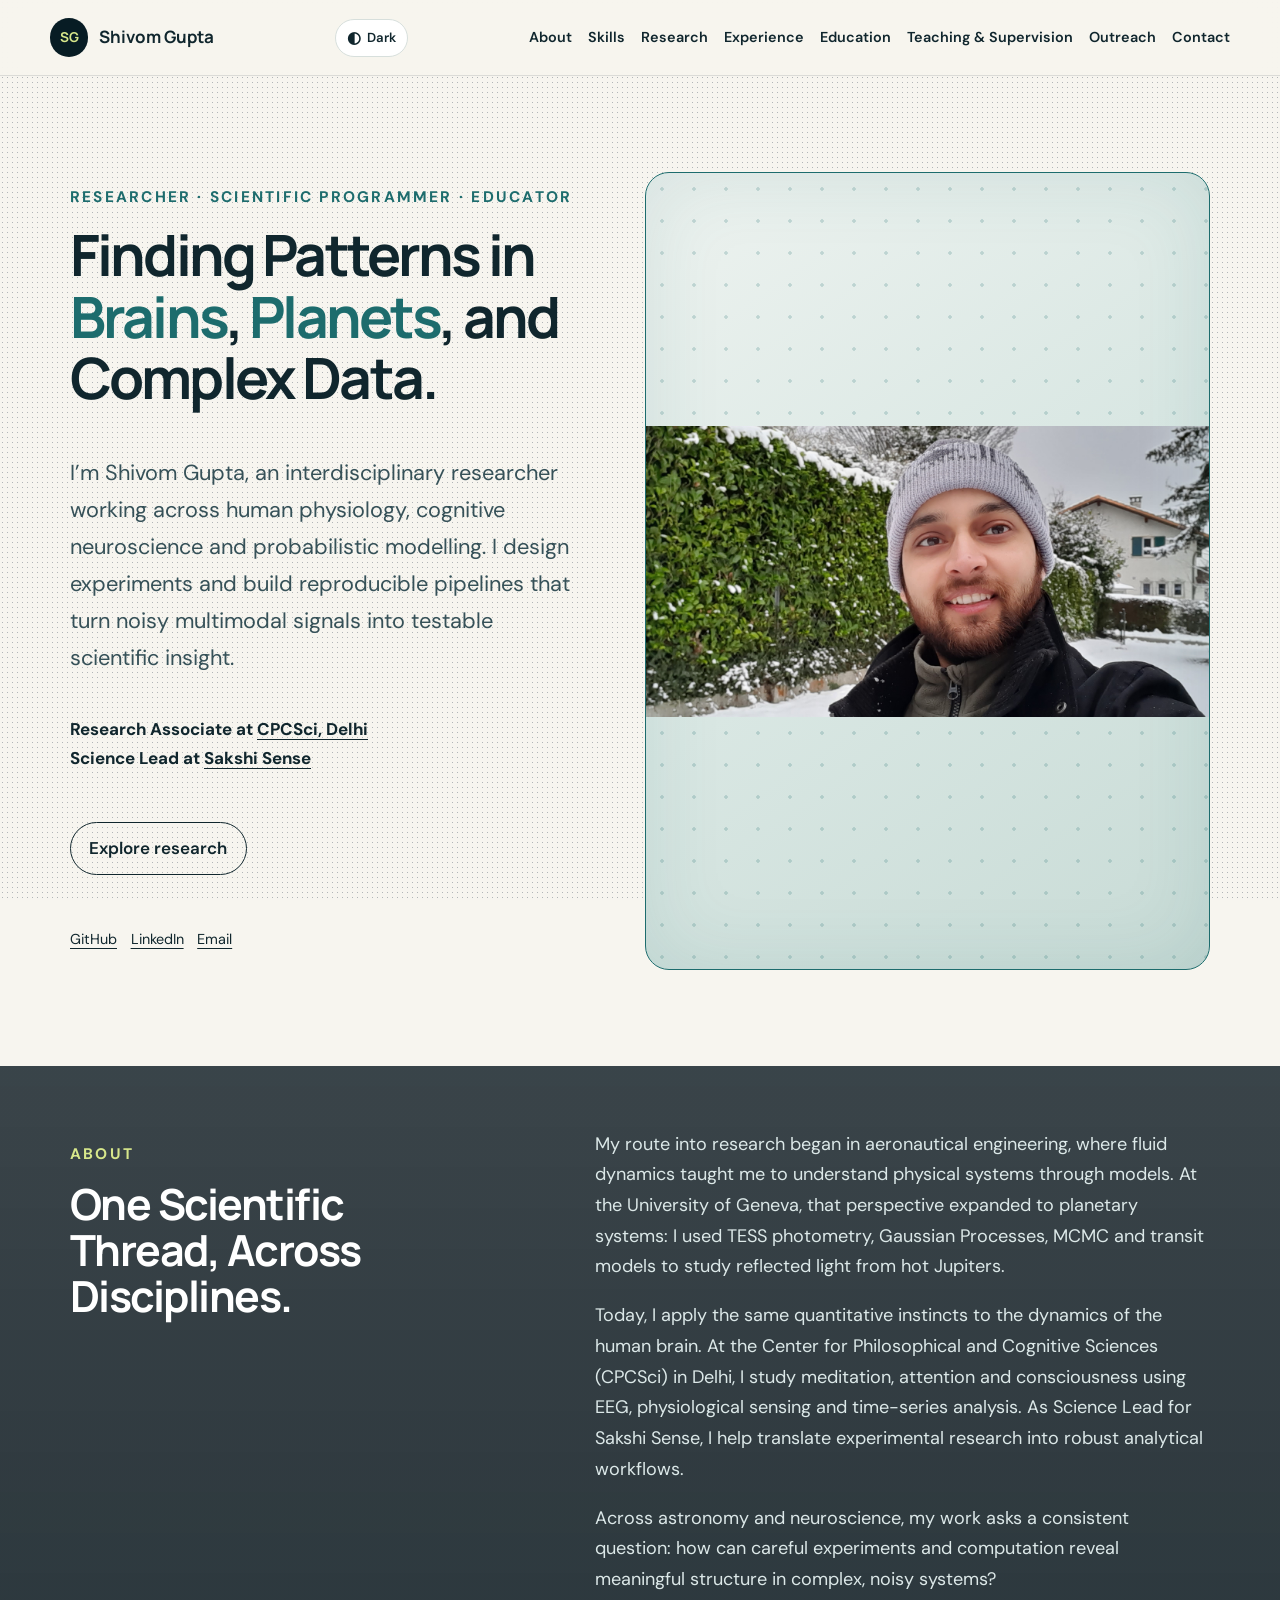
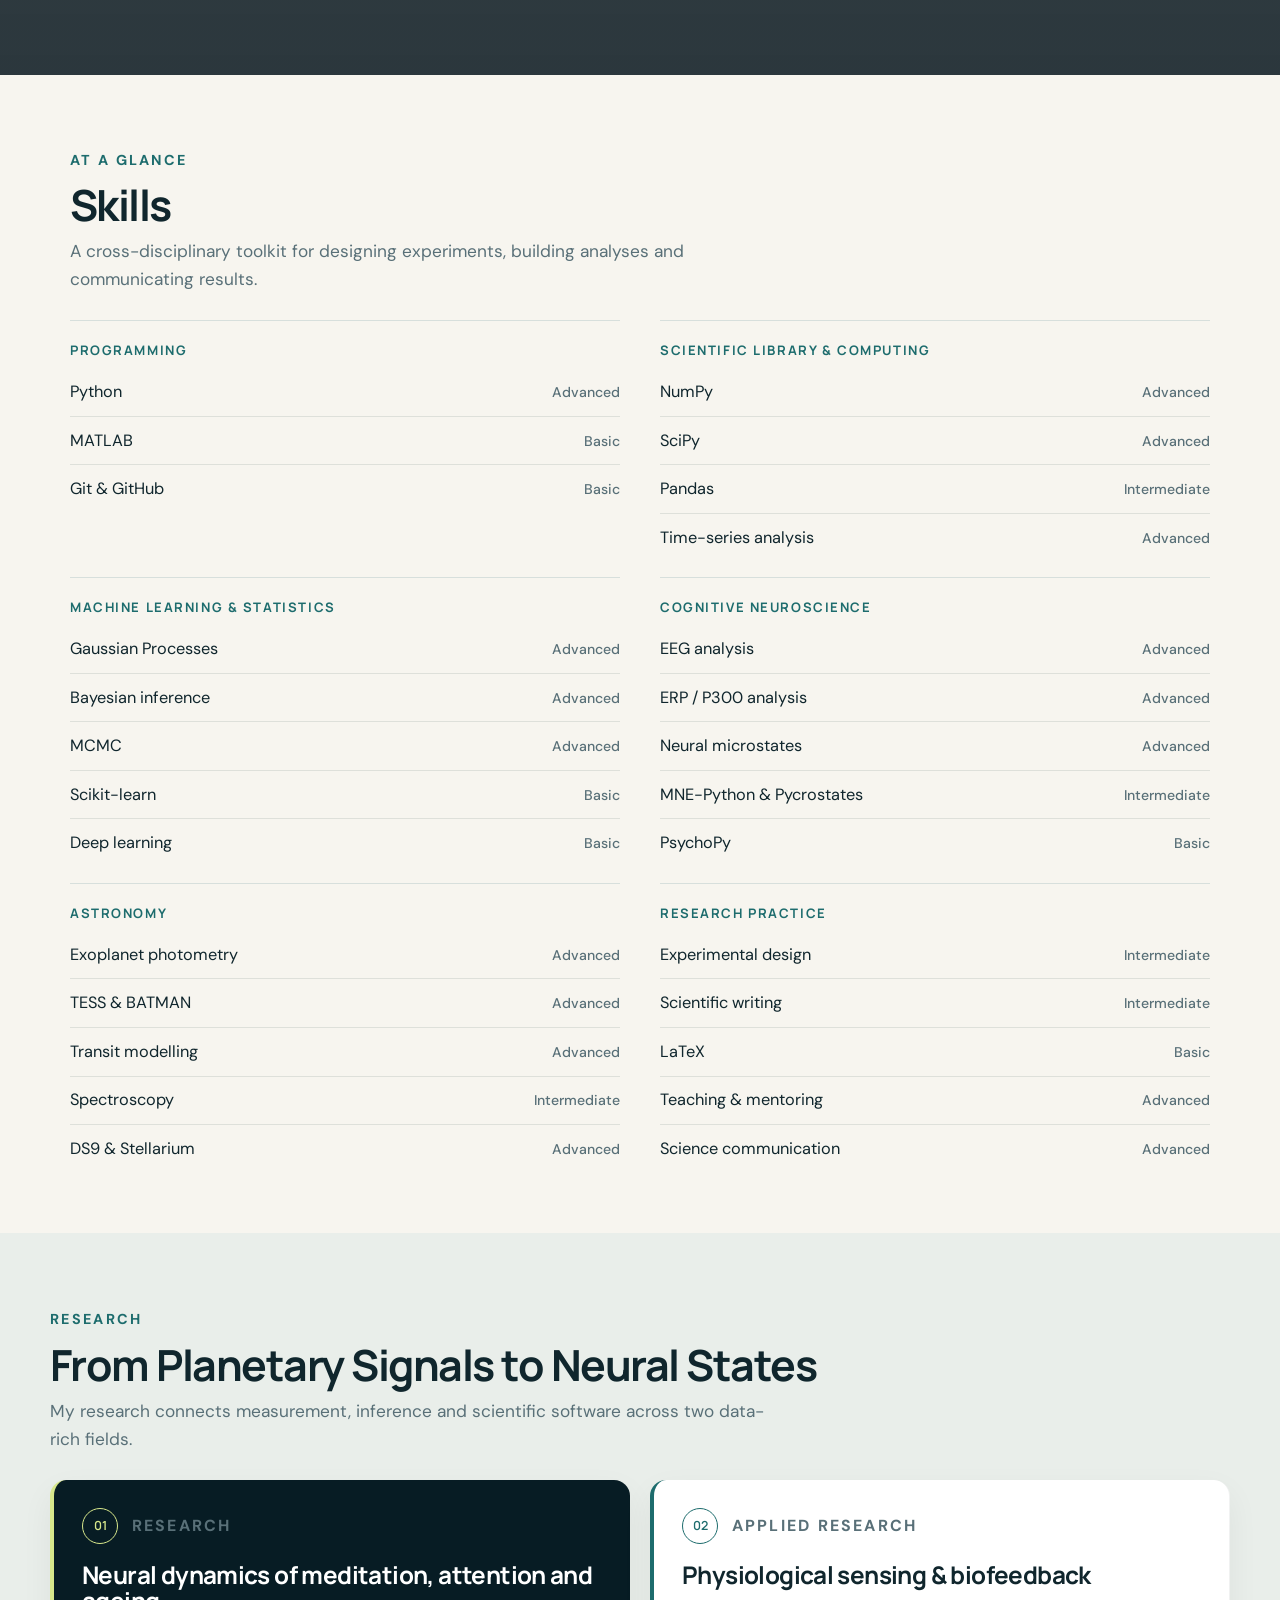
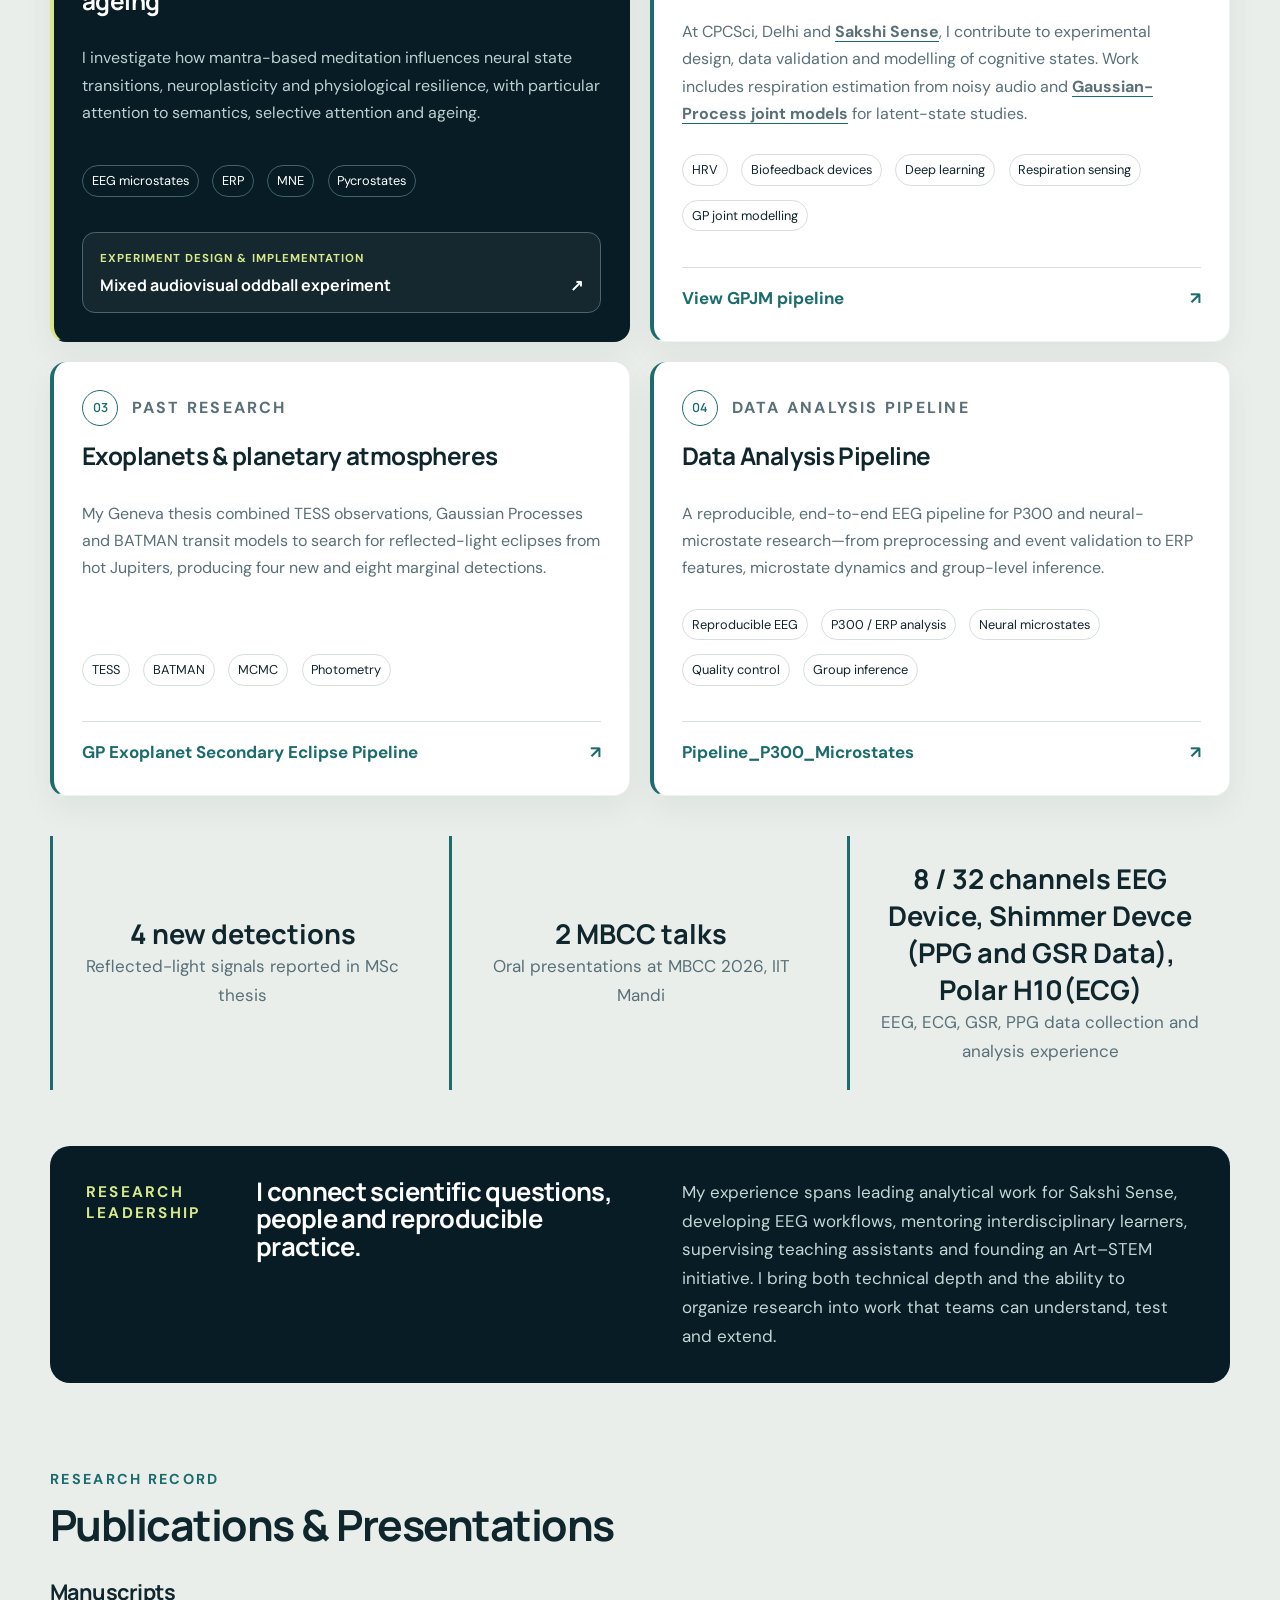
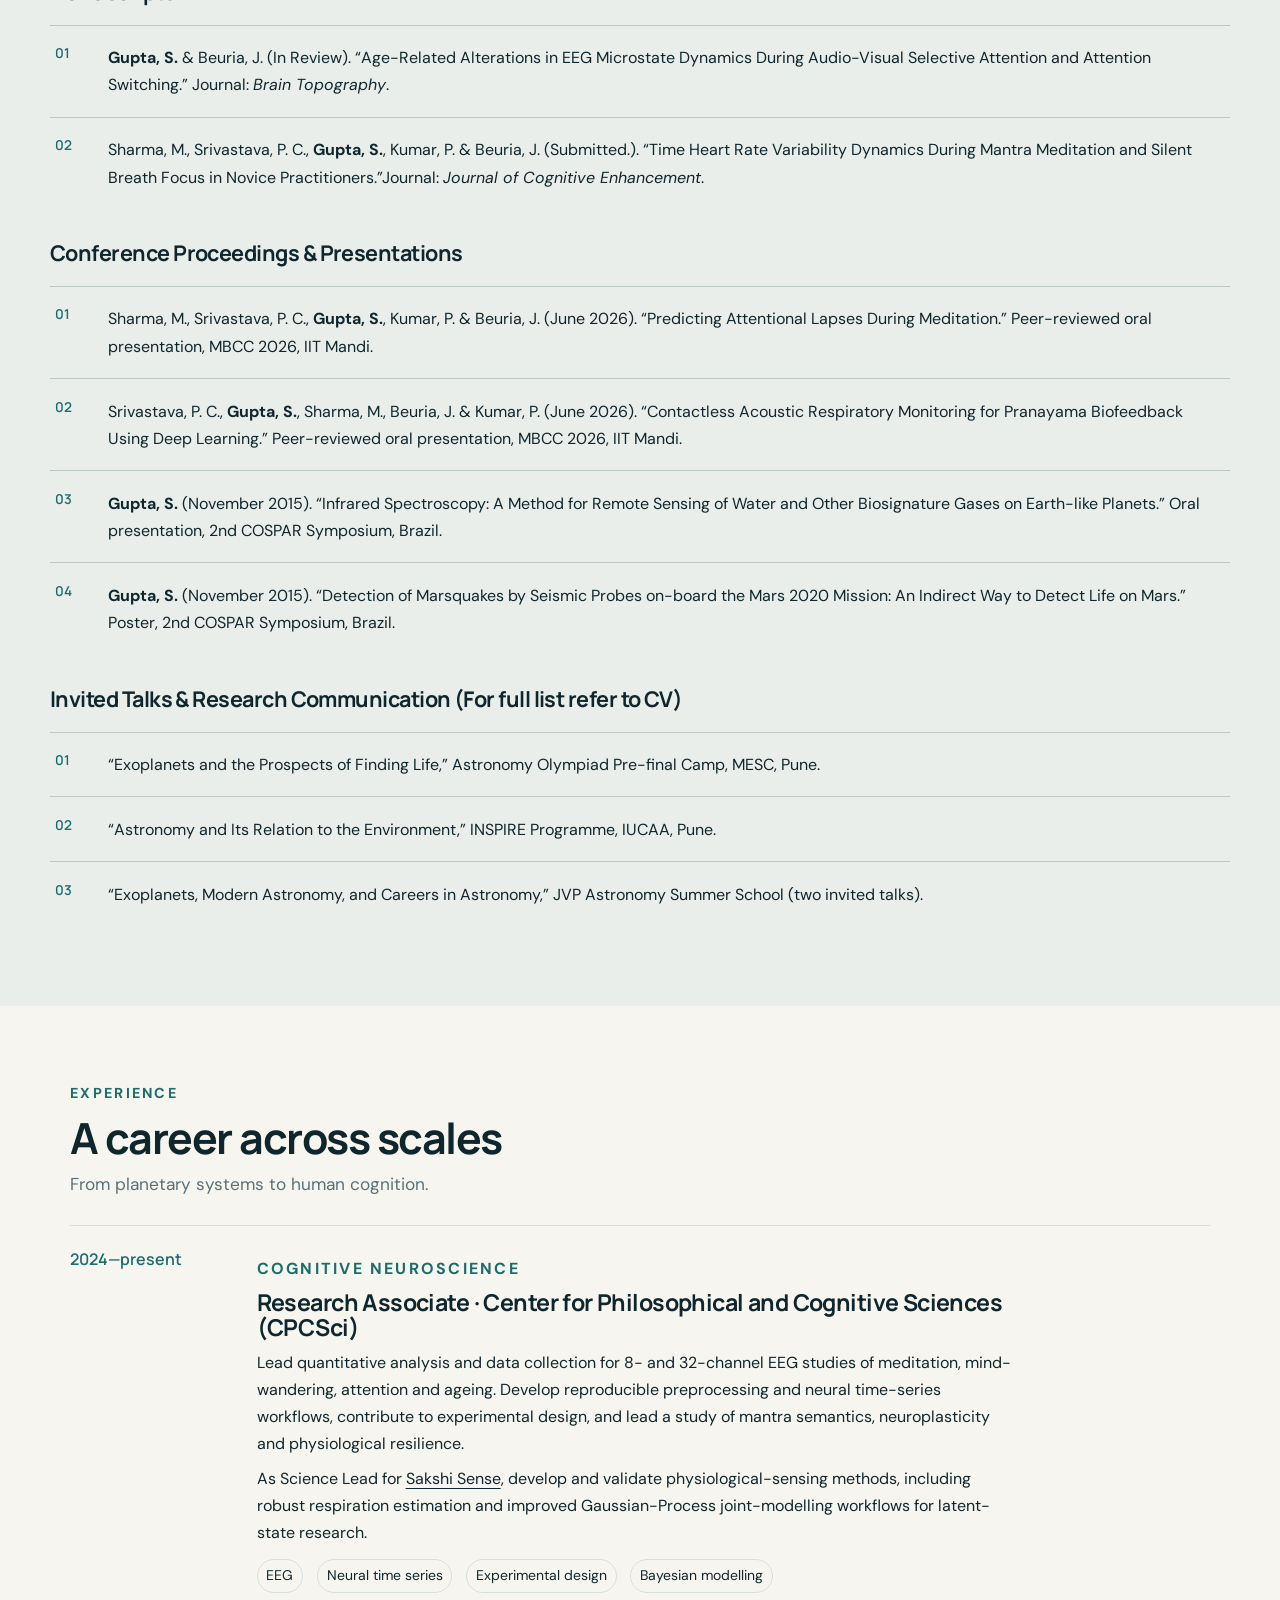
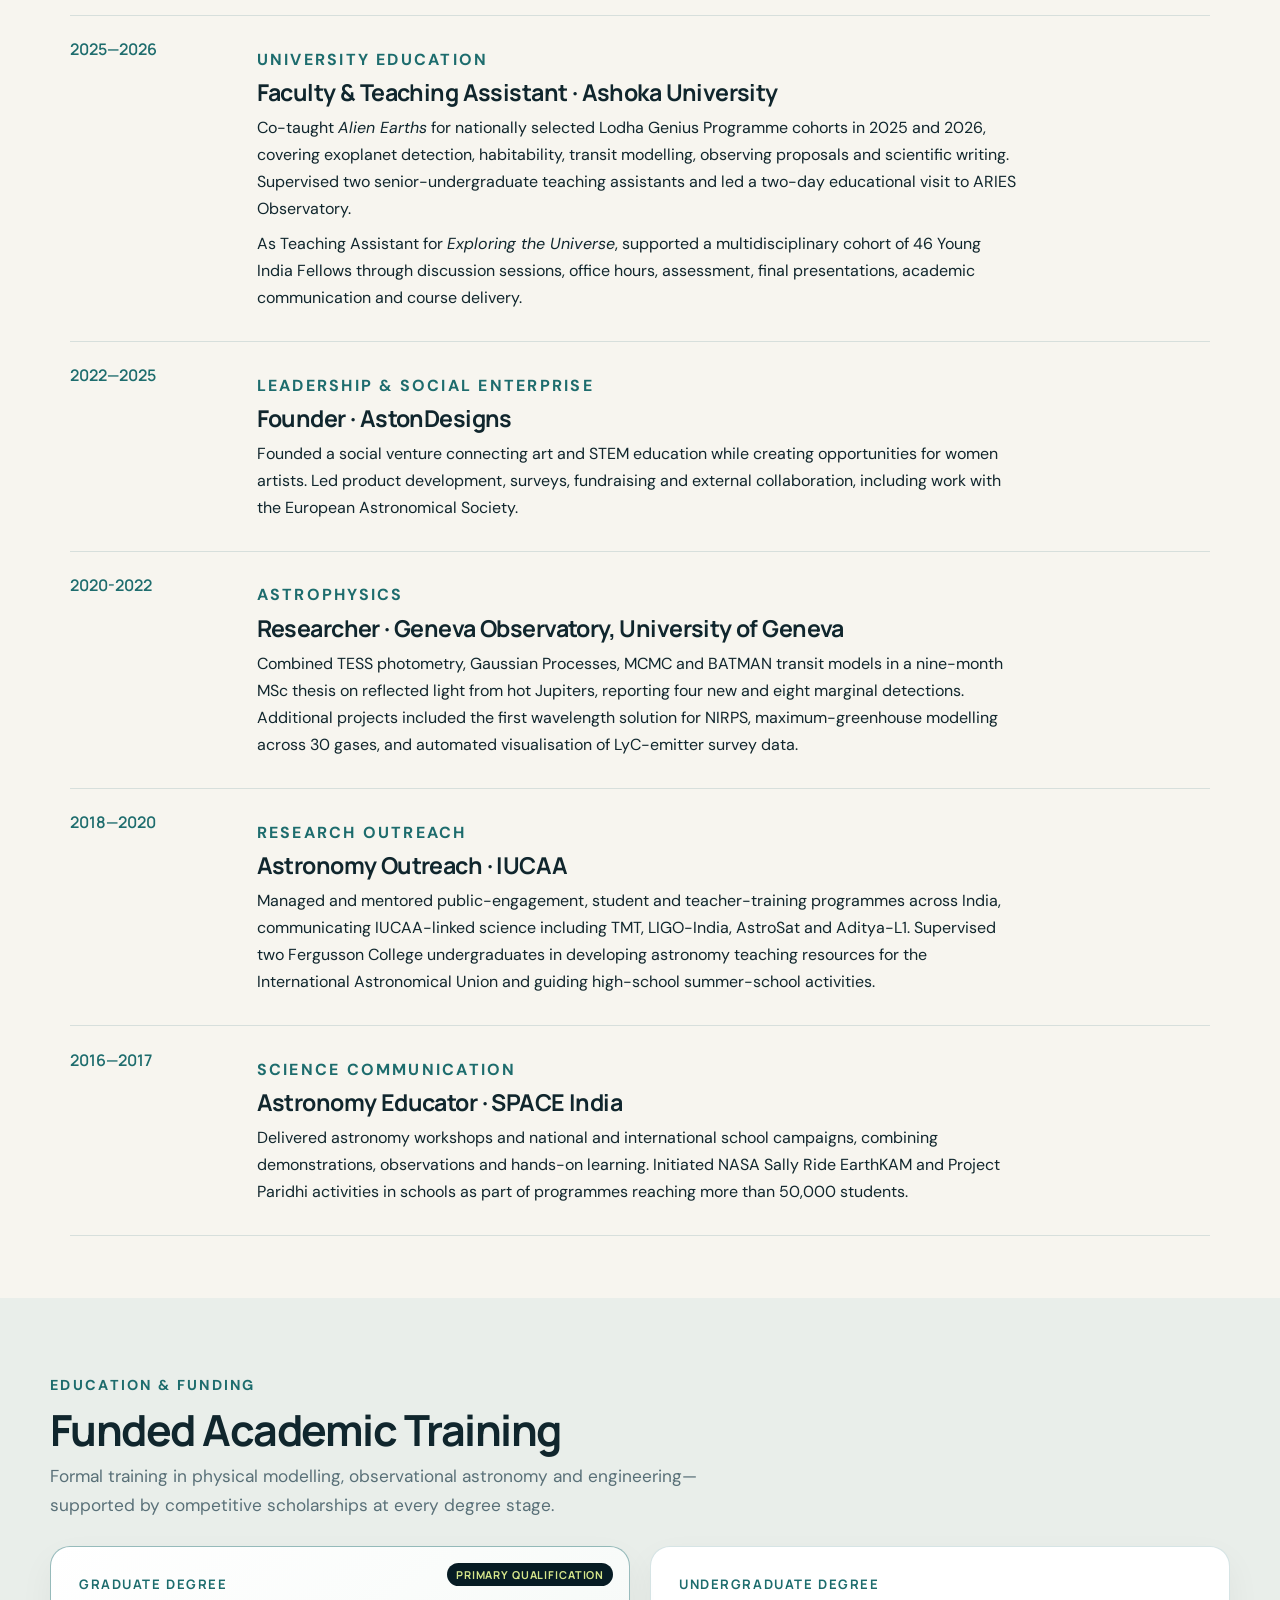
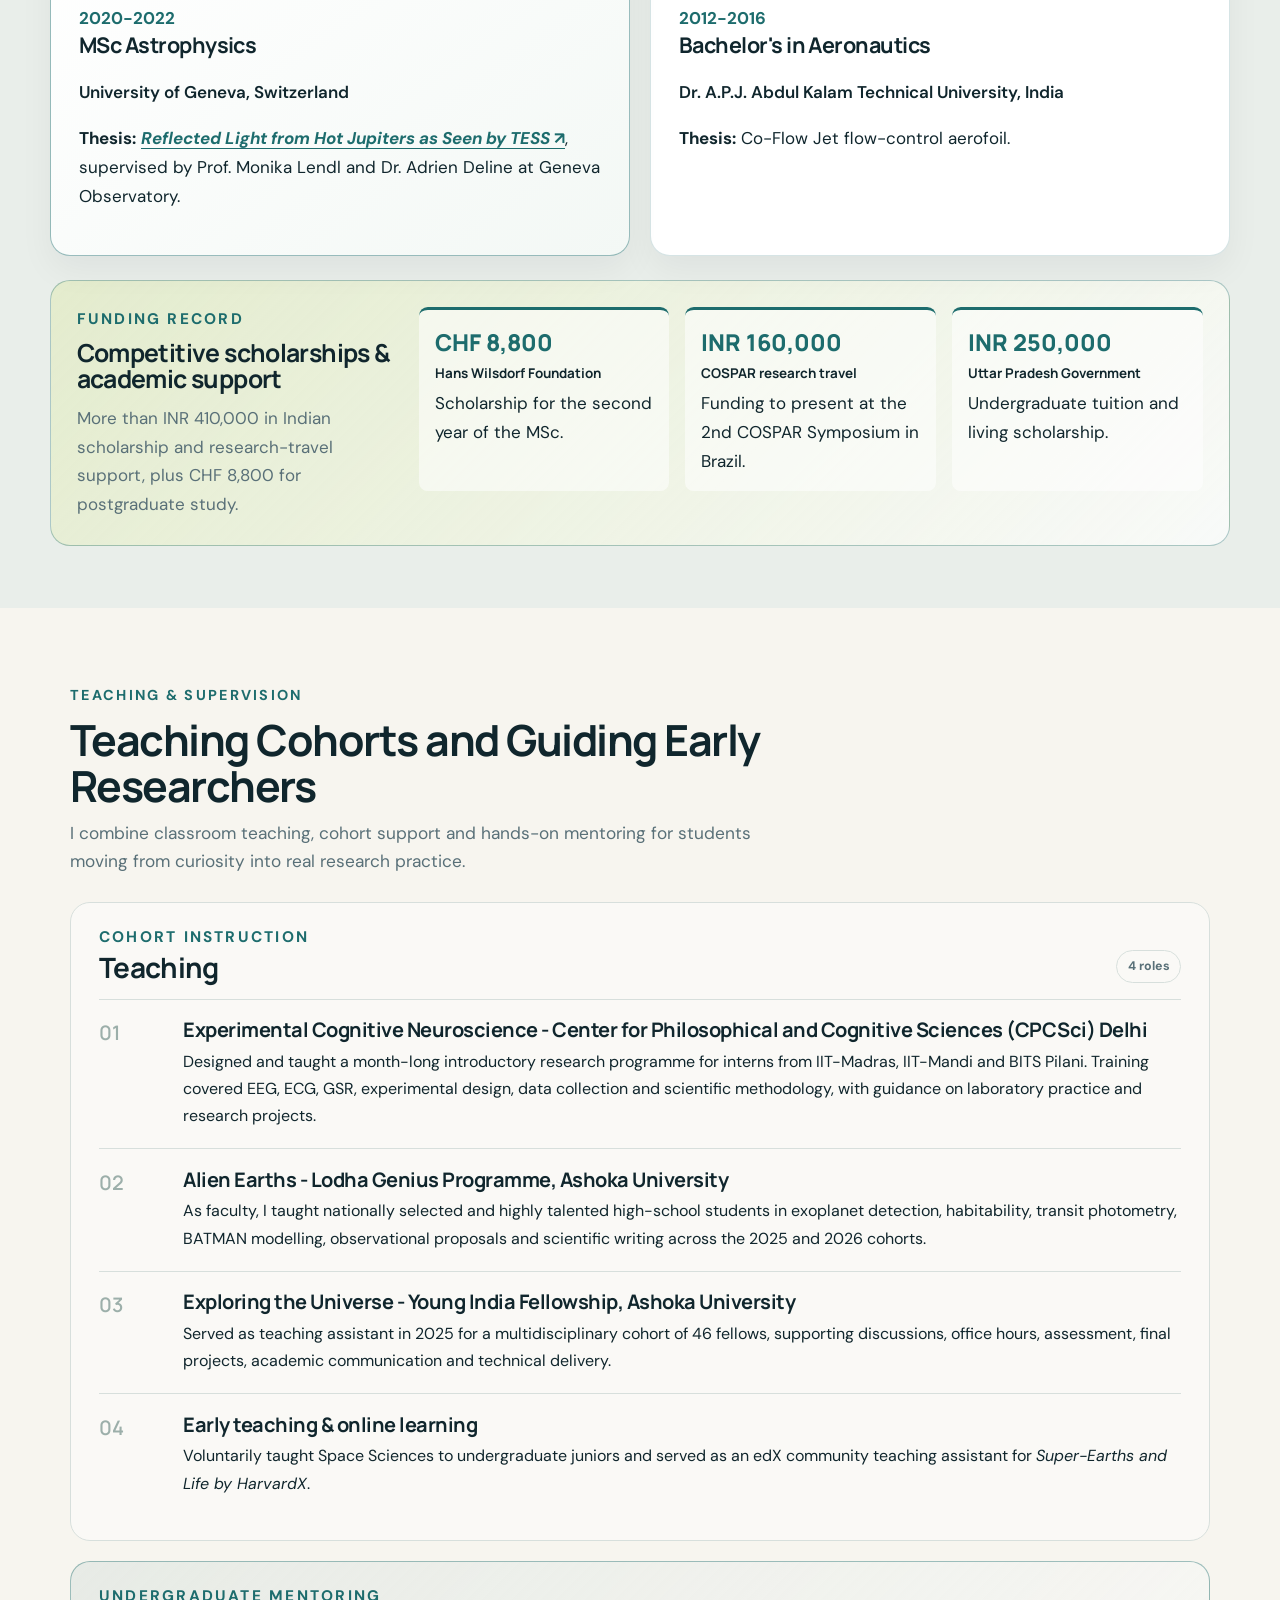
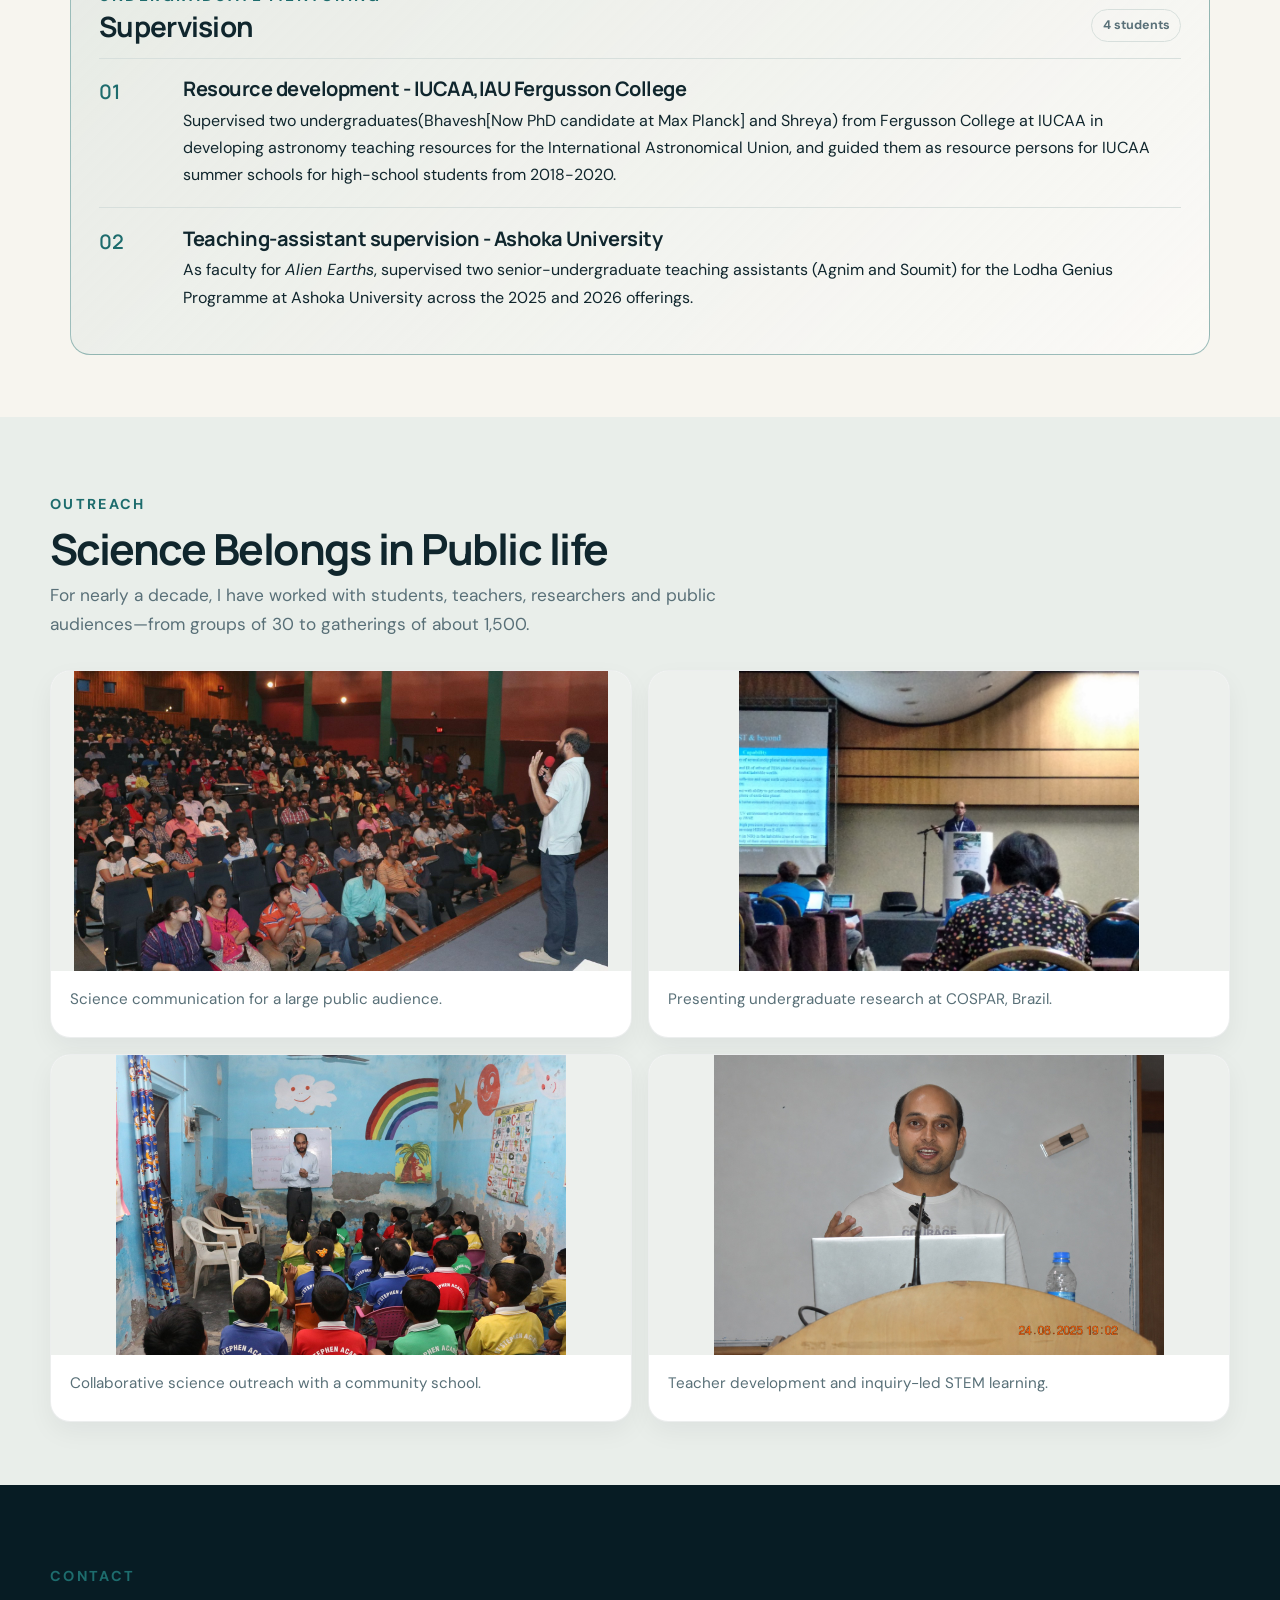
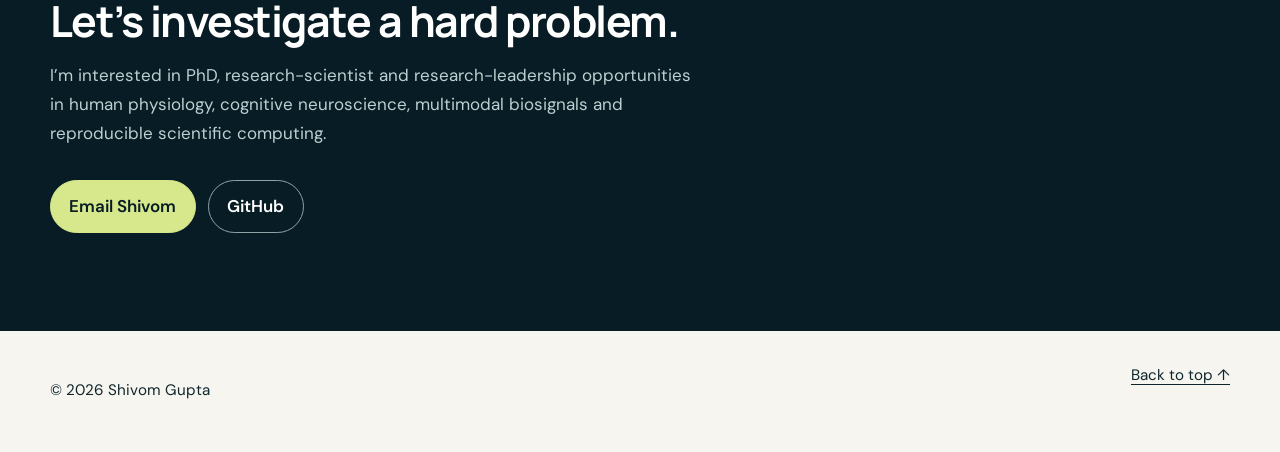
<file: index.html>
<!doctype html>
<html lang="en">
<head>
  <meta name="google-site-verification" content="36xSdJ8JogespTP1YtMJSbEtnNC-7BAjLrI-wUXQ8lQ" />
  <!-- Google tag (gtag.js) -->
<script async src="https://www.googletagmanager.com/gtag/js?id=G-GNHEE4W9RB"></script>
<script>
  window.dataLayer = window.dataLayer || [];
  function gtag(){dataLayer.push(arguments);}
  gtag('js', new Date());

  gtag('config', 'G-GNHEE4W9RB');
</script>
<meta charset="utf-8">
<meta name="viewport" content="width=device-width,initial-scale=1">
<title>Shivom Gupta | Human Physiology, EEG & Scientific Computing</title>
<meta name="description" content="Research in human physiology, EEG, experimental design, reproducible scientific computing, Bayesian inference and neural dynamics.">
<meta name="theme-color" content="#071c24">
<meta property="og:title" content="Shivom Gupta | Researcher & Scientific Programmer">
<meta property="og:description" content="Human physiology, EEG, experimental design, reproducible analysis and probabilistic modelling.">
<meta property="og:type" content="website">
<meta property="og:url" content="https://shivom7.github.io/">
<meta property="og:image" content="https://shivom7.github.io/images/shivom.jpg">
<link rel="canonical" href="https://shivom7.github.io/">
<link rel="icon" href="images/logo.png">
<link rel="stylesheet" href="assets/css/portfolio.css?v=20260728-2">
<script type="application/ld+json">{"@context":"https://schema.org","@type":"Person","name":"Shivom Gupta","url":"https://shivom7.github.io/","image":"https://shivom7.github.io/images/shivom.jpg","jobTitle":"Research Associate and Science Lead","affiliation":{"@type":"Organization","name":" Center for Philosophical and Cognitive Sciences (CPCSci)"},"sameAs":["https://github.com/Shivom7","https://www.linkedin.com/in/shivomgupta/"]}</script>
</head>
<body>
<a class="skip-link" href="#main">Skip to content</a>
<header class="site-header" id="top">
<a class="brand" href="#top" aria-label="Shivom Gupta, home">
<span>SG</span> Shivom Gupta</a>
<button class="menu-button" aria-expanded="false" aria-controls="site-nav">Menu</button>
<nav id="site-nav" aria-label="Main navigation">
<a href="#about">About</a>
<a href="#skills">Skills</a>
<a href="#research">Research</a>
<a href="#experience">Experience</a>
<a href="#education">Education</a>
<a href="#supervision">Teaching &amp; Supervision</a>
<a href="#outreach">Outreach</a>
<a href="#contact">Contact</a>
</nav>
</header>
<link rel="stylesheet" href="assets/css/refinements.css?v=20260728-2">
<style>.portrait{background-color:#dfe9e6;background-image:url('images/shivom.jpg'),radial-gradient(circle,rgba(29,108,109,.2) 0 1.5px,transparent 2px),linear-gradient(145deg,#eef3f0 0%,#d9e7e3 50%,#c8dbd6 100%);background-position:60% center,0 0,center;background-repeat:no-repeat,repeat,no-repeat;background-size:112% auto,32px 32px,cover;box-shadow:inset 0 0 80px rgba(29,108,109,.12)}.portrait-square img{display:none}.card-index{margin-bottom:1.25rem}</style>
<style>
/* Keep background dots behind all website content */
body::before {
  z-index: 0;
}

main,
footer {
  position: relative;
  z-index: 1;
}

/* Centre the three research-summary columns */
.research-highlights article {
  min-height: 150px;
  justify-content: center;
  align-items: center;
  text-align: center;
}

/* Remove the final line after every Skills subsection */
.skill-levels li:last-child {
  border-bottom: 0;
}
</style>
<main id="main">
<section class="hero" aria-labelledby="hero-title">
<div class="hero-copy">
<p class="eyebrow">Researcher · Scientific programmer · Educator</p>
<h1 id="hero-title">Finding Patterns in <em>Brains</em>, <em>Planets</em>, and Complex Data.</h1>
<p class="lede">I’m Shivom Gupta, an interdisciplinary researcher working across human physiology, cognitive neuroscience and probabilistic modelling. I design experiments and build reproducible pipelines that turn noisy multimodal signals into testable scientific insight.</p>
<p class="">
    <span aria-hidden="true"></span>
    <strong>Research Associate at </strong>
    <a href="https://cpcsci.org/" target="_blank" rel="noopener noreferrer">
        <strong>CPCSci, Delhi</strong> <br> </a>
    <strong>Science Lead at </strong>
    <a href="https://tech.issdelhi.org/sakshisense.php#usp" target="_blank" rel="noopener noreferrer">
        <strong>Sakshi Sense</strong>
    </a>
</p>
<div class="actions">
<!-- <a class="button primary" href="images/CV_Shivom_Gupta_July26.pdf" download>Download updated CV</a> -->
<a class="button" href="#research">Explore research</a>
</div>
<ul class="social-links" aria-label="Profiles">
<li>
<a href="https://github.com/Shivom7">GitHub</a>
</li>
<li>
<a href="https://www.linkedin.com/in/shivomgupta/">LinkedIn</a>
</li>
<li>
<a href="mailto:shivomgupta90@gmail.com">Email</a>
</li>
</ul>
</div>
<figure class="portrait portrait-square">
<img src="images/shivom.jpg" alt="Shivom Gupta outdoors in Geneva" width="2048" height="922">
</figure>
</section>

<section id="about" class="about-original">
<div class="section two-column">
<div>
<p class="kicker light">About</p>
<h2>One Scientific Thread, Across Disciplines.</h2>
</div>
<div class="prose">
<p>My route into research began in aeronautical engineering, where fluid dynamics taught me to understand physical systems through models. At the University of Geneva, that perspective expanded to planetary systems: I used TESS photometry, Gaussian Processes, MCMC and transit models to study reflected light from hot Jupiters.</p>
<p>Today, I apply the same quantitative instincts to the dynamics of the human brain. At the Center for Philosophical and Cognitive Sciences (CPCSci) in Delhi, I study meditation, attention and consciousness using EEG, physiological sensing and time-series analysis. As Science Lead for Sakshi Sense, I help translate experimental research into robust analytical workflows.</p>
<p>Across astronomy and neuroscience, my work asks a consistent question: how can careful experiments and computation reveal meaningful structure in complex, noisy systems?</p>
</div>
</div>
</section>

<section id="skills" class="section skills-prominent">
<div class="section-heading">
<div>
<p class="kicker">At a glance</p>
<h2>Skills</h2>
</div>
<p>A cross-disciplinary toolkit for designing experiments, building analyses and communicating results.</p>
</div>
<div class="skills-grid">
<article>
<h3>Programming</h3>
<ul class="skill-levels">
<li><span>Python</span><strong>Advanced</strong></li>
<li><span>MATLAB</span><strong>Basic</strong></li>
<li><span>Git &amp; GitHub</span><strong>Basic</strong></li>
</ul>
</article>
<article>
<h3>Scientific library &amp; computing</h3>
<ul class="skill-levels">
<li><span>NumPy</span><strong>Advanced</strong></li>
<li><span>SciPy</span><strong>Advanced</strong></li>
<li><span>Pandas</span><strong>Intermediate</strong></li>
<li><span>Time-series analysis</span><strong>Advanced</strong></li>
</ul>
</article>
<article>
<h3>Machine learning & statistics</h3>
<ul class="skill-levels">
<li><span>Gaussian Processes</span><strong>Advanced</strong></li>
<li><span>Bayesian inference</span><strong>Advanced</strong></li>
<li><span>MCMC</span><strong>Advanced</strong></li>
<li><span>Scikit-learn</span><strong>Basic</strong></li>
<li><span>Deep learning</span><strong>Basic</strong></li>
</ul>
</article>
<article>
<h3>Cognitive neuroscience</h3>
<ul class="skill-levels">
<li><span>EEG analysis</span><strong>Advanced</strong></li>
<li><span>ERP / P300 analysis</span><strong>Advanced</strong></li>
<li><span>Neural microstates</span><strong>Advanced</strong></li>
<li><span>MNE-Python &amp; Pycrostates</span><strong>Intermediate</strong></li>
<li><span>PsychoPy</span><strong>Basic</strong></li>
</ul>
</article>
<article>
<h3>Astronomy</h3>
<ul class="skill-levels">
<li><span>Exoplanet photometry</span><strong>Advanced</strong></li>
<li><span>TESS &amp; BATMAN</span><strong>Advanced</strong></li>
<li><span>Transit modelling</span><strong>Advanced</strong></li>
<li><span>Spectroscopy</span><strong>Intermediate</strong></li>
<li><span>DS9 &amp; Stellarium</span><strong>Advanced</strong></li>
</ul>
</article>
<article>
<h3>Research practice</h3>
<ul class="skill-levels">
<li><span>Experimental design</span><strong>Intermediate</strong></li>
<li><span>Scientific writing</span><strong>Intermediate</strong></li>
<li><span>LaTeX</span><strong>Basic</strong></li>
<li><span>Teaching &amp; mentoring</span><strong>Advanced</strong></li>
<li><span>Science communication</span><strong>Advanced</strong></li>
</ul>
</article>
</div>
</section>

<section id="research" class="section alt">
<div class="section-heading">
<div>
<p class="kicker">Research</p>
<h2>From Planetary Signals to Neural States</h2>
</div>
<p>My research connects measurement, inference and scientific software across two data-rich fields.</p>
</div>
<div class="card-grid research-grid">
<article class="card featured">
<div class="research-card-head"><span class="card-index">01</span><p class="tag"> research</p></div>
<h3>Neural dynamics of meditation, attention and ageing</h3>
<p>I investigate how mantra-based meditation influences neural state transitions, neuroplasticity and physiological resilience, with particular attention to semantics, selective attention and ageing.</p>
<ul class="chips">
<li>EEG microstates</li>
<li>ERP</li>
<li>MNE</li>
<li>Pycrostates</li>
</ul>
<a class="research-evidence" href="https://github.com/Shivom7/Mixed_audiovisual_oddball_experiment" target="_blank" rel="noopener noreferrer">
<span>Experiment design &amp; implementation</span>
<strong>Mixed audiovisual oddball experiment <span aria-hidden="true">↗</span></strong>
</a>
</article>
<article class="card">
<div class="research-card-head"><span class="card-index">02</span><p class="tag">Applied research</p></div>
<h3>Physiological sensing & biofeedback</h3>
<p>At CPCSci, Delhi and <a href="https://cpcsci.org/" target="_blank" rel="noopener noreferrer">Sakshi Sense</a>, I contribute to experimental design, data validation and modelling of cognitive states. Work includes respiration estimation from noisy audio and <a href="https://github.com/Shivom7/GPJM_Brain_Latent_States_Pipeline" target="_blank" rel="noopener noreferrer">Gaussian-Process joint models</a> for latent-state studies.</p>
<ul class="chips">
<li>HRV</li>
<li>Biofeedback devices</li>
<li>Deep learning</li>
<li>Respiration sensing</li>
<li>GP joint modelling</li>
</ul>
<a class="research-repository" href="https://github.com/Shivom7/GPJM_Brain_Latent_States_Pipeline" target="_blank" rel="noopener noreferrer"><span>View GPJM pipeline</span><span aria-hidden="true">↗</span></a>
</article>
<article class="card">
<div class="research-card-head"><span class="card-index">03</span><p class="tag">Past research</p></div>
<h3>Exoplanets & planetary atmospheres</h3>
<p>My Geneva thesis combined TESS observations, Gaussian Processes and BATMAN transit models to search for reflected-light eclipses from hot Jupiters, producing four new and eight marginal detections.</p>
<ul class="chips">
<li>TESS</li>
<li>BATMAN</li>
<li>MCMC</li>
<li>Photometry</li>
</ul>
<a class="research-repository" href="https://github.com/Shivom7/GP_Exoplanet_Secondary_Eclipse_Pipeline" target="_blank" rel="noopener noreferrer"><span>GP Exoplanet Secondary Eclipse Pipeline</span><span aria-hidden="true">↗</span></a>
</article>
<article class="card">
<div class="research-card-head"><span class="card-index">04</span><p class="tag">Data analysis pipeline</p></div>
<h3>Data Analysis Pipeline</h3>
<p>A reproducible, end-to-end EEG pipeline for P300 and neural-microstate research—from preprocessing and event validation to ERP features, microstate dynamics and group-level inference.</p>
<ul class="chips">
<li>Reproducible EEG</li>
<li>P300 / ERP analysis</li>
<li>Neural microstates</li>
<li>Quality control</li>
<li>Group inference</li>
</ul>
<a class="research-repository" href="https://github.com/Shivom7/Pipeline_P300_Microstates" target="_blank" rel="noopener noreferrer"><span>Pipeline_P300_Microstates</span><span aria-hidden="true">↗</span></a>
</article>
</div>
<div class="research-highlights">
<article>
<strong>4 new detections</strong>
<span>Reflected-light signals reported in MSc thesis</span>
</article>
<article>
<strong>2 MBCC talks</strong>
<span>Oral presentations at MBCC 2026, IIT Mandi</span>
</article>
<article>
<strong>8 / 32 channels EEG Device, Shimmer Devce (PPG and GSR Data), Polar H10(ECG)</strong>
<span>EEG, ECG, GSR, PPG data  collection and analysis experience</span>
</article>
</div>
<aside class="leadership-note">
<p class="kicker">Research leadership</p>
<h3>I connect scientific questions, people and reproducible practice.</h3>
<p>My experience spans leading analytical work for Sakshi Sense, developing EEG workflows, mentoring interdisciplinary learners, supervising teaching assistants and founding an Art–STEM initiative. I bring both technical depth and the ability to organize research into work that teams can understand, test and extend.</p>
</aside>
<div class="publications">
<div class="section-heading compact">
<div>
<p class="kicker">Research record</p>
<h2>Publications & Presentations</h2>
</div>
</div>
<h3>Manuscripts</h3>
<ol class="publication-list">
<li>
<strong>Gupta, S.</strong> & Beuria, J. (In Review). “Age-Related Alterations in EEG Microstate Dynamics During Audio-Visual Selective Attention and Attention Switching.” Journal: <em>Brain Topography</em>.</li>
<li>Sharma, M., Srivastava, P. C., <strong>Gupta, S.</strong>, Kumar, P. & Beuria, J. (Submitted.). “Time Heart Rate Variability Dynamics During Mantra Meditation and Silent Breath Focus in Novice Practitioners.”Journal: <em>Journal of Cognitive Enhancement</em>.</li>
</ol>
<h3>Conference Proceedings & Presentations</h3>
<ol class="publication-list">
<li>Sharma, M., Srivastava, P. C., <strong>Gupta, S.</strong>, Kumar, P. & Beuria, J. (June 2026). “Predicting Attentional Lapses During Meditation.” Peer-reviewed oral presentation, MBCC 2026, IIT Mandi.</li>
<li>Srivastava, P. C., <strong>Gupta, S.</strong>, Sharma, M., Beuria, J. & Kumar, P. (June 2026). “Contactless Acoustic Respiratory Monitoring for Pranayama Biofeedback Using Deep Learning.” Peer-reviewed oral presentation, MBCC 2026, IIT Mandi.</li>
<li>
<strong>Gupta, S.</strong> (November 2015). “Infrared Spectroscopy: A Method for Remote Sensing of Water and Other Biosignature Gases on Earth-like Planets.” Oral presentation, 2nd COSPAR Symposium, Brazil.</li>
<li>
<strong>Gupta, S.</strong> (November 2015). “Detection of Marsquakes by Seismic Probes on-board the Mars 2020 Mission: An Indirect Way to Detect Life on Mars.” Poster, 2nd COSPAR Symposium, Brazil.</li>
</ol>
<h3>Invited Talks & Research Communication (For full list refer to CV)</h3>
<ol class="publication-list">
<li>“Exoplanets and the Prospects of Finding Life,” Astronomy Olympiad Pre-final Camp, MESC, Pune.</li>
<li>“Astronomy and Its Relation to the Environment,” INSPIRE Programme, IUCAA, Pune.</li>
<li>“Exoplanets, Modern Astronomy, and Careers in Astronomy,” JVP Astronomy Summer School (two invited talks).</li>
</ol>
</div>
</section>

<section id="experience" class="section">
<div class="section-heading">
<div>
<p class="kicker">Experience</p>
<h2>A career across scales</h2>
</div>
<p>From planetary systems to human cognition.</p>
</div>
<div class="timeline">
<article>
<time>2024—present</time>
<div>
<p class="tag">Cognitive neuroscience</p>
<h3>Research Associate ·  Center for Philosophical and Cognitive Sciences (CPCSci)</h3>
<p>Lead quantitative analysis and data collection for 8- and 32-channel EEG studies of meditation, mind-wandering, attention and ageing. Develop reproducible preprocessing and neural time-series workflows, contribute to experimental design, and lead a study of mantra semantics, neuroplasticity and physiological resilience.</p>
<p>As Science Lead for <a href="https://cpcsci.org/" target="_blank" rel="noopener noreferrer">Sakshi Sense</a>, develop and validate physiological-sensing methods, including robust respiration estimation and improved Gaussian-Process joint-modelling workflows for latent-state research.</p>
<ul class="chips">
<li>EEG</li>
<li>Neural time series</li>
<li>Experimental design</li>
<li>Bayesian modelling</li>
</ul>
</div>
</article>
<article>
<time>2025—2026</time>
<div>
<p class="tag">University education</p>
<h3>Faculty & Teaching Assistant · Ashoka University</h3>
<p>Co-taught <em>Alien Earths</em> for nationally selected Lodha Genius Programme cohorts in 2025 and 2026, covering exoplanet detection, habitability, transit modelling, observing proposals and scientific writing. Supervised two senior-undergraduate teaching assistants and led a two-day educational visit to ARIES Observatory.</p>
<p>As Teaching Assistant for <em>Exploring the Universe</em>, supported a multidisciplinary cohort of 46 Young India Fellows through discussion sessions, office hours, assessment, final presentations, academic communication and course delivery.</p>
</div>
</article>
<article>
<time>2022—2025</time>
<div>
<p class="tag">Leadership & social enterprise</p>
<h3>Founder · AstonDesigns</h3>
<p>Founded a social venture connecting art and STEM education while creating opportunities for women artists. Led product development, surveys, fundraising and external collaboration, including work with the European Astronomical Society.</p>
</div>
</article>
<article>
<time>2020-2022</time>
<div>
<p class="tag">Astrophysics</p>
<h3>Researcher · Geneva Observatory, University of Geneva</h3>
<p>Combined TESS photometry, Gaussian Processes, MCMC and BATMAN transit models in a nine-month MSc thesis on reflected light from hot Jupiters, reporting four new and eight marginal detections. Additional projects included the first wavelength solution for NIRPS, maximum-greenhouse modelling across 30 gases, and automated visualisation of LyC-emitter survey data.</p>
</div>
</article>
<article>
<time>2018—2020</time>
<div>
<p class="tag">Research outreach</p>
<h3>Astronomy Outreach · IUCAA</h3>
<p>Managed and mentored public-engagement, student and teacher-training programmes across India, communicating IUCAA-linked science including TMT, LIGO-India, AstroSat and Aditya-L1. Supervised two Fergusson College undergraduates in developing astronomy teaching resources for the International Astronomical Union and guiding high-school summer-school activities.</p>
</div>
</article>
<article>
<time>2016—2017</time>
<div>
<p class="tag">Science communication</p>
<h3>Astronomy Educator · SPACE India</h3>
<p>Delivered astronomy workshops and national and international school campaigns, combining demonstrations, observations and hands-on learning. Initiated NASA Sally Ride EarthKAM and Project Paridhi activities in schools as part of programmes reaching more than 50,000 students.</p>
</div>
</article>
</div>
</section>

<section id="education" class="section alt">
<div class="section-heading">
<div>
<p class="kicker">Education & funding</p>
<h2>Funded Academic Training</h2>
</div>
<p>Formal training in physical modelling, observational astronomy and engineering—supported by competitive scholarships at every degree stage.</p>
</div>
<div class="education-grid">
<article class="education-card primary">
<p class="credential">Graduate degree</p>
<time>2020-2022</time>
<h3>MSc Astrophysics</h3>
<p class="institution">University of Geneva, Switzerland</p>
<p>
<strong>Thesis:</strong> <a class="text-link" href="https://github.com/Shivom7/Master_Thesis/blob/main/Master_Thesis_Shivom_Gupta_compressed.pdf" target="_blank" rel="noopener noreferrer">
<em>Reflected Light from Hot Jupiters as Seen by TESS</em> ↗</a>, supervised by Prof. Monika Lendl and Dr. Adrien Deline at Geneva Observatory.</p>
</article>
<article class="education-card">
<p class="credential">Undergraduate degree</p>
<time>2012-2016</time>
<h3>Bachelor's in Aeronautics</h3>
<p class="institution">Dr. A.P.J. Abdul Kalam Technical University, India</p>
<p>
<strong>Thesis:</strong> Co-Flow Jet flow-control aerofoil.</p>
</article>
</div>
<div class="funding funding-featured">
<div class="funding-intro">
<p class="kicker">Funding record</p>
<h3>Competitive scholarships & academic support</h3>
<p>More than INR 410,000 in Indian scholarship and research-travel support, plus CHF 8,800 for postgraduate study.</p>
</div>
<ul>
<li>
<strong>CHF 8,800</strong><span>Hans Wilsdorf Foundation</span>Scholarship for the second year of the MSc.</li>
<li>
<strong>INR 160,000</strong><span>COSPAR research travel</span>Funding to present at the 2nd COSPAR Symposium in Brazil.</li>
<li>
<strong>INR 250,000</strong><span>Uttar Pradesh Government</span>Undergraduate tuition and living scholarship.</li>
</ul>
</div>
</section>

<section id="supervision" class="section">
<div class="section-heading">
<div>
<p class="kicker">Teaching & Supervision</p>
<h2>Teaching Cohorts and Guiding Early Researchers</h2>
</div>
<p>I combine classroom teaching, cohort support and hands-on mentoring for students moving from curiosity into real research practice.</p>
</div>
<div class="teaching-block">
<div class="subsection-title"><div><p class="kicker">Cohort instruction</p><h3>Teaching</h3></div><span>4 roles</span></div>
<div class="teaching-list">
<article>
<span>01</span>
<div>
<h3>Experimental Cognitive Neuroscience - Center for Philosophical
and Cognitive Sciences (CPCSci) Delhi</h3>
<p>Designed and taught a month-long introductory research programme for interns from IIT-Madras, IIT-Mandi and BITS Pilani. Training covered EEG, ECG, GSR, experimental design, data collection and scientific methodology, with guidance on laboratory practice and research projects.</p>
</div>
</article>
<article>
<span>02</span>
<div>
<h3>Alien Earths - Lodha Genius Programme, Ashoka University</h3>
<p>As faculty, I taught nationally selected and highly talented high-school students in exoplanet detection, habitability, transit photometry, BATMAN modelling, observational proposals and scientific writing across the 2025 and 2026 cohorts.</p>
</div>
</article>
<article>
<span>03</span>
<div>
<h3>Exploring the Universe - Young India Fellowship, Ashoka University</h3>
<p>Served as teaching assistant in 2025 for a multidisciplinary cohort of 46 fellows, supporting discussions, office hours, assessment, final projects, academic communication and technical delivery.</p>
</div>
</article>
<article>
<span>04</span>
<div>
<h3>Early teaching & online learning</h3>
<p>Voluntarily taught Space Sciences to undergraduate juniors and served as an edX community teaching assistant for <em>Super-Earths and Life by HarvardX</em>.</p>
</div>
</article>
</div>
</div>
<div class="teaching-block supervision-block">
<div class="subsection-title"><div><p class="kicker">Undergraduate mentoring</p><h3>Supervision</h3></div><span>4 students</span></div>
<div class="teaching-list supervision-list">
<article>
<span>01</span>
<div>
<h3>Resource development - IUCAA,IAU Fergusson College</h3>
<p>Supervised two undergraduates(Bhavesh[Now PhD candidate at Max Planck] and Shreya) from Fergusson College at IUCAA in developing astronomy teaching resources for the International Astronomical Union, and guided them as resource persons for IUCAA summer schools for high-school students from 2018-2020.</p>
</div>
</article>
<article>
<span>02</span>
<div>
<h3>Teaching-assistant supervision - Ashoka University</h3>
<p>As faculty for <em>Alien Earths</em>, supervised two senior-undergraduate teaching assistants (Agnim and Soumit) for the Lodha Genius Programme at Ashoka University across the 2025 and 2026 offerings.</p>
</div>
</article>
</div>
</div>
</section>

<section id="outreach" class="section alt outreach">
<div class="section-heading">
<div>
<p class="kicker">Outreach</p>
<h2>Science Belongs in Public life</h2>
</div>
<p>For nearly a decade, I have worked with students, teachers, researchers and public audiences—from groups of 30 to gatherings of about 1,500.</p>
</div>
<div class="outreach-gallery">
<figure>
<img src="images/outreach/communication-public.jpg" alt="A science communicator addressing a large public audience" loading="lazy">
<figcaption>Science communication for a large public audience.</figcaption>
</figure>
<figure>
<img src="images/outreach/communication-cospar.jpg" alt="Shivom Gupta presenting research at the COSPAR Symposium in Brazil" loading="lazy">
<figcaption>Presenting undergraduate research at COSPAR, Brazil.</figcaption>
</figure>
<figure>
<img src="images/outreach/collaboration-second.jpg" alt="Shivom Gupta teaching children through a community collaboration" loading="lazy">
<figcaption>Collaborative science outreach with a community school.</figcaption>
</figure>
<figure>
<img src="images/outreach/teacher-training.jpg" alt="Teacher training and astronomy learning activity" loading="lazy">
<figcaption>Teacher development and inquiry-led STEM learning.</figcaption>
</figure>
</div>
</section>

<section id="contact" class="contact-section">
<p class="kicker">Contact</p>
<h2>Let’s investigate a hard problem.</h2>
<p>I’m interested in PhD, research-scientist and research-leadership opportunities in human physiology, cognitive neuroscience, multimodal biosignals and reproducible scientific computing.</p>
<div class="actions">
<a class="button primary" href="mailto:shivomgupta90@gmail.com">Email Shivom</a>
<!-- <a class="button" href="images/CV_Shivom_Gupta_July26.pdf">View updated CV</a> -->
<a class="button" href="https://github.com/Shivom7">GitHub</a>
</div>
</section>
</main>
<footer>
<p>© <span id="year">
</span> Shivom Gupta</p>
<a href="#top">Back to top ↑</a>
</footer>
<script src="assets/js/portfolio.js?v=20260728-2">
</script>
</body>
</html>
</file>
<file: assets/css/portfolio.css>
@import url('https://fonts.googleapis.com/css2?family=DM+Sans:wght@400;500;600&family=Manrope:wght@500;600;700&display=swap');
:root{--ink:#10262d;--muted:#597078;--paper:#f7f5ef;--white:#fff;--teal:#1d6c6d;--lime:#d7e78b;--line:#d7dfdc;--navy:#071c24;--max:1180px;--radius:1.25rem}*{box-sizing:border-box}html{scroll-behavior:smooth}body{margin:0;background:var(--paper);color:var(--ink);font-family:"DM Sans",sans-serif;line-height:1.65}body:before{content:"";position:fixed;inset:0;pointer-events:none;opacity:.32;background-image:radial-gradient(#234 0.45px,transparent .45px);background-size:5px 5px}a{color:inherit;text-decoration-thickness:1px;text-underline-offset:4px}img{max-width:100%;display:block}h1,h2,h3{font-family:Manrope,sans-serif;line-height:1.08;margin-top:0}h1{font-size:clamp(3.2rem,7vw,6.8rem);letter-spacing:-.065em;margin-bottom:1.5rem}h1 em{color:var(--teal);font-style:normal}h2{font-size:clamp(2.25rem,4.5vw,4.4rem);letter-spacing:-.045em;margin-bottom:1rem}h3{font-size:1.35rem;letter-spacing:-.025em}.skip-link{position:fixed;top:-5rem;left:1rem;z-index:20;background:#fff;padding:.75rem}.skip-link:focus{top:1rem}.site-header{height:76px;padding:0 max(1.25rem,calc((100% - var(--max))/2));display:flex;align-items:center;justify-content:space-between;position:sticky;top:0;z-index:10;background:rgba(247,245,239,.94);backdrop-filter:blur(14px);border-bottom:1px solid rgba(16,38,45,.12)}.brand{display:flex;align-items:center;gap:.65rem;font-family:Manrope;text-decoration:none;font-weight:700}.brand span{display:grid;place-items:center;width:2.4rem;height:2.4rem;border-radius:50%;background:var(--navy);color:var(--lime);font-size:.85rem}.site-header nav{display:flex;gap:1.35rem}.site-header nav a{text-decoration:none;font-size:.88rem;font-weight:600}.site-header nav a:hover{color:var(--teal)}.menu-button{display:none}.hero{max-width:var(--max);margin:auto;min-height:calc(100vh - 76px);display:grid;grid-template-columns:1.35fr .65fr;align-items:center;gap:5vw;padding:6rem 1.25rem}.eyebrow,.kicker,.tag{font-weight:700;text-transform:uppercase;letter-spacing:.14em;font-size:.72rem;color:var(--teal)}.lede{font-size:clamp(1.15rem,1.7vw,1.4rem);max-width:720px;color:#365158}.current{display:flex;align-items:center;gap:.65rem;font-weight:600}.current span{width:.65rem;height:.65rem;background:#73a559;border-radius:50%;box-shadow:0 0 0 .3rem rgba(115,165,89,.15)}.actions{display:flex;gap:.75rem;flex-wrap:wrap;margin:2rem 0}.button{display:inline-flex;align-items:center;justify-content:center;min-height:48px;padding:.7rem 1.15rem;border:1px solid var(--ink);border-radius:999px;text-decoration:none;font-weight:600}.button:hover{transform:translateY(-2px)}.button.primary{background:var(--navy);color:#fff;border-color:var(--navy)}.social-links,.chips{list-style:none;padding:0;display:flex;gap:.85rem;flex-wrap:wrap}.social-links a{font-size:.9rem}.portrait{position:relative;margin:0}.portrait:before{content:"";position:absolute;inset:-1.25rem 1.25rem 1.25rem -1.25rem;border:1px solid var(--teal);border-radius:45% 45% 1rem 1rem;z-index:-1}.portrait img{aspect-ratio:4/5;object-fit:cover;object-position:58% center;border-radius:45% 45% 1rem 1rem}.portrait figcaption{font-size:.76rem;color:var(--muted);margin-top:.75rem}.section{max-width:var(--max);margin:auto;padding:7.5rem 1.25rem}.section.alt{max-width:none;background:#e9eeea;padding-left:max(1.25rem,calc((100% - var(--max))/2));padding-right:max(1.25rem,calc((100% - var(--max))/2))}.two-column{display:grid;grid-template-columns:.8fr 1.2fr;gap:9vw}.prose{font-size:1.13rem}.prose p:first-child{margin-top:0}.section-heading{display:flex;justify-content:space-between;align-items:end;gap:2rem;margin-bottom:3rem}.section-heading>p{max-width:430px;color:var(--muted)}.card-grid{display:grid;grid-template-columns:repeat(2,1fr);gap:1rem}.card{background:var(--white);padding:2rem;border-radius:var(--radius);min-height:300px;position:relative;border:1px solid rgba(16,38,45,.06)}.card.featured{background:var(--navy);color:#fff}.card-index{display:block;font:600 .8rem Manrope;color:var(--teal);margin-bottom:4rem}.featured .card-index{color:var(--lime)}.card p{color:var(--muted)}.featured p:not(.tag){color:#bdd0d1}.chips li{font-size:.72rem;border:1px solid var(--line);padding:.25rem .55rem;border-radius:999px}.featured .chips li{border-color:#426169}.timeline{border-top:1px solid var(--line)}.timeline article{display:grid;grid-template-columns:180px 1fr;gap:2rem;padding:2.4rem 0;border-bottom:1px solid var(--line)}.timeline time{font:600 .9rem Manrope;color:var(--teal)}.timeline article>div{max-width:760px}.project-grid{display:grid;grid-template-columns:repeat(3,1fr);gap:1rem}.project-card{background:#fff;border-radius:var(--radius);overflow:hidden}.project-card>div:last-child{padding:1.6rem}.project-image{height:220px;overflow:hidden;background:var(--navy)}.project-image img{width:100%;height:100%;object-fit:cover}.project-image.brain img{object-fit:contain;padding:1.5rem}.text-link{font-weight:700;color:var(--teal)}.image-note{font-size:.8rem;color:var(--muted)}.teaching-list article{display:grid;grid-template-columns:80px 1fr;gap:2rem;padding:2rem 0;border-top:1px solid var(--line)}.teaching-list article>span{font:600 2rem Manrope;color:#9cafaa}.output-list{display:grid;grid-template-columns:1fr 1fr}.output-list article{padding:2rem;border-top:1px solid #bdcac6}.output-list article:nth-child(odd){border-right:1px solid #bdcac6}.status{display:inline-block;color:var(--teal);font-size:.75rem;font-weight:700;text-transform:uppercase;letter-spacing:.08em;margin-bottom:1.2rem}.skills-grid{display:grid;grid-template-columns:repeat(4,1fr);gap:1rem}.skills-grid article{border-top:3px solid var(--teal);padding-top:1.25rem}.contact-section{background:var(--navy);color:white;padding:7rem max(1.25rem,calc((100% - var(--max))/2));}.contact-section h2{max-width:800px}.contact-section>p:not(.kicker){color:#bdd0d1;max-width:650px}.contact-section .button{border-color:#8da3a4}.contact-section .primary{background:var(--lime);border-color:var(--lime);color:var(--navy)}footer{padding:2rem max(1.25rem,calc((100% - var(--max))/2));display:flex;justify-content:space-between;font-size:.85rem}a:focus-visible,button:focus-visible{outline:3px solid #e3a238;outline-offset:4px}@media (prefers-reduced-motion:reduce){html{scroll-behavior:auto}*{transition:none!important}}@media(max-width:860px){.menu-button{display:block;background:none;border:1px solid var(--ink);border-radius:999px;padding:.5rem .8rem}.site-header nav{display:none;position:absolute;top:75px;left:0;right:0;background:var(--paper);padding:1rem 1.25rem;flex-direction:column;border-bottom:1px solid var(--line)}.site-header nav.open{display:flex}.hero{grid-template-columns:1fr;padding-top:4rem}.portrait{max-width:520px}.two-column{grid-template-columns:1fr;gap:1rem}.project-grid,.skills-grid{grid-template-columns:1fr 1fr}.section-heading{align-items:start;flex-direction:column}.card-index{margin-bottom:2rem}}@media(max-width:580px){h1{font-size:3.3rem}.section{padding-top:5rem;padding-bottom:5rem}.card-grid,.project-grid,.skills-grid,.output-list{grid-template-columns:1fr}.timeline article{grid-template-columns:1fr;gap:.4rem}.output-list article:nth-child(odd){border-right:0}.teaching-list article{grid-template-columns:45px 1fr;gap:1rem}.social-links{gap:.7rem}.site-header{height:68px}.site-header nav{top:67px}}
</file>
<file: assets/css/refinements.css>
body{font-size:17px;line-height:1.7}.site-header nav{gap:1rem}.site-header nav a{font-size:.9rem}.portrait-square:before,.portrait-square img{border-radius:1.5rem}.portrait figcaption,.image-note{font-size:.9rem}.eyebrow,.kicker,.tag{font-size:.78rem}.card p,.timeline p,.teaching-list p,.publication-list li{font-size:1rem}.chips li{font-size:.8rem}.timeline time{font-size:1rem}.about-original{position:relative;color:#fff;background:linear-gradient(rgba(4,18,26,.78),rgba(4,18,26,.84)),url('../../images/bg.png') center/cover fixed}.about-original .section{position:relative}.about-original .prose{color:#dce8e8}.about-original .light{color:var(--lime)}.skills-prominent{padding-top:6rem;padding-bottom:6rem}.skills-prominent .skills-grid{grid-template-columns:repeat(3,1fr)}.skills-prominent .skills-grid article{background:#fff;border-top:3px solid var(--teal);border-radius:0 0 1rem 1rem;padding:1.35rem}.skills-prominent .chips{gap:.45rem}.research-highlights{display:grid;grid-template-columns:repeat(3,1fr);gap:1rem;margin:3rem 0 6rem}.research-highlights article{display:flex;flex-direction:column;padding:1.5rem;border-left:3px solid var(--teal)}.research-highlights strong{font:700 1.55rem Manrope}.research-highlights span{color:var(--muted)}.compact{margin-bottom:1rem}.publications{padding-top:1rem}.publications>h3{margin-top:2.5rem}.publication-list{padding:0;list-style:none;counter-reset:papers}.publication-list li{position:relative;padding:1.15rem 1rem 1.15rem 3.6rem;border-top:1px solid #bdcac6;counter-increment:papers}.publication-list li:before{content:counter(papers,decimal-leading-zero);position:absolute;left:.3rem;color:var(--teal);font:600 .85rem Manrope}.education-grid{display:grid;grid-template-columns:1fr 1fr;gap:1rem}.education-grid article{background:#fff;padding:2rem;border-radius:var(--radius)}.education-grid time{color:var(--teal);font-weight:700}.institution{font-weight:600}.funding{margin-top:2rem;padding:2rem;border:1px solid #bdcac6;border-radius:var(--radius)}.funding li{margin:.7rem 0}.outreach-story{display:grid;grid-template-columns:repeat(2,1fr);gap:1rem;margin-bottom:3rem}.outreach-story article{background:#fff;padding:1.6rem;border-radius:var(--radius)}.outreach-gallery{display:grid;grid-template-columns:repeat(2,1fr);gap:1rem}.outreach-gallery figure{margin:0;background:#fff;border-radius:var(--radius);overflow:hidden}.outreach-gallery figure.wide{grid-column:span 2}.outreach-gallery img{width:100%;height:340px;object-fit:cover}.outreach-gallery .wide img{height:440px}.outreach-gallery figcaption{padding:1rem 1.2rem;font-size:.95rem;color:var(--muted)}
@media(max-width:1050px){.site-header nav{gap:.7rem}.site-header nav a{font-size:.82rem}}
@media(max-width:860px){.site-header nav a{font-size:1rem}.skills-prominent .skills-grid{grid-template-columns:1fr 1fr}.about-original{background-attachment:scroll}}
@media(max-width:580px){body{font-size:16px}.skills-prominent .skills-grid,.research-highlights,.education-grid,.outreach-story,.outreach-gallery{grid-template-columns:1fr}.outreach-gallery figure.wide{grid-column:auto}.outreach-gallery img,.outreach-gallery .wide img{height:270px}.publication-list li{padding-left:3rem}}

/* Section hierarchy, full-frame photography, and leadership emphasis */
.section-heading{display:block;max-width:850px;margin-bottom:3.25rem}.section-heading>div{display:block}.section-heading>p{max-width:720px;margin:.7rem 0 0;font-size:1.08rem;line-height:1.65}.section-heading .kicker,.section>.kicker,.contact-section>.kicker{font-size:.9rem;letter-spacing:.16em;margin-bottom:.75rem}.section-heading h2{margin-bottom:0}.portrait{max-width:520px}.portrait:before{inset:-1rem 1rem 1rem -1rem}.portrait-square img{width:100%;height:auto;aspect-ratio:auto;object-fit:contain;object-position:center;background:#e9eeea}.outreach-gallery{align-items:start}.outreach-gallery figure,.outreach-gallery figure.wide{grid-column:auto}.outreach-gallery img,.outreach-gallery .wide img{width:100%;height:auto;max-height:none;object-fit:contain;background:#edf0ed}.current{font-size:1.02rem}.research-highlights strong{font-size:1.7rem}.timeline h3,.teaching-list h3,.outreach-story h3{font-size:1.45rem}.card h3{font-size:1.5rem}.funding{background:rgba(255,255,255,.45)}
@media(max-width:860px){.section-heading>p{font-size:1rem}.portrait{max-width:680px;margin-top:1rem}}
.leadership-note{margin:0 0 6rem;padding:2rem 2.25rem;background:var(--navy);color:#fff;border-radius:var(--radius);display:grid;grid-template-columns:.35fr 1fr 1.3fr;gap:2rem;align-items:start}.leadership-note .kicker{color:var(--lime);margin:.25rem 0}.leadership-note h3{font-size:1.6rem;margin:0}.leadership-note>p:last-child{margin:0;color:#c5d5d5}@media(max-width:860px){.leadership-note{grid-template-columns:1fr;gap:.75rem}}
.hero{grid-template-columns:.95fr 1.05fr;align-items:stretch;min-height:auto}.hero-copy{display:flex;flex-direction:column;justify-content:center}.hero h1{font-size:clamp(3rem,5.3vw,5.65rem)}.portrait{max-width:none;min-height:100%;display:flex;align-items:center;justify-content:center;margin:0;overflow:hidden;border:1px solid var(--teal);border-radius:1.5rem;background:linear-gradient(rgba(7,28,36,.28),rgba(7,28,36,.28)),url('../../images/shivom.jpg') center/cover no-repeat}.portrait:before{display:none}.portrait-square img{width:100%;height:100%;max-height:none;object-fit:contain;filter:drop-shadow(0 12px 24px rgba(7,28,36,.22))}.current a{font-weight:700;text-decoration-color:var(--teal)}.eyebrow,.kicker,.tag,.card-index,.status{font-size:max(.84rem,13px)}.chips li{font-size:max(.86rem,14px)}footer{font-size:.95rem}@media(max-width:860px){.hero{grid-template-columns:1fr}.portrait{min-height:360px}.portrait-square img{height:auto}}

/* Theme control and dark palette */
.theme-toggle{display:inline-flex;align-items:center;justify-content:center;gap:.4rem;min-height:38px;padding:.42rem .7rem;border:1px solid var(--line);border-radius:999px;background:var(--white);color:var(--ink);font:600 .82rem "DM Sans",sans-serif;cursor:pointer;white-space:nowrap}.theme-toggle:hover{border-color:var(--teal);transform:translateY(-1px)}.theme-toggle span:first-child{font-size:1rem;line-height:1}.site-header{transition:background-color .25s,color .25s}.card,.skills-grid article,.education-grid article,.outreach-story article,.outreach-gallery figure{transition:background-color .25s,color .25s}
html[data-theme="dark"]{--ink:#e7f0ee;--muted:#adc0bd;--paper:#081b21;--white:#10282f;--teal:#69c4bd;--lime:#d7e78b;--line:#345057;--navy:#041217;color-scheme:dark}html[data-theme="dark"] body{background:var(--paper);color:var(--ink)}html[data-theme="dark"] body:before{opacity:.16;background-image:radial-gradient(#9bc7c2 .45px,transparent .45px)}html[data-theme="dark"] .site-header{background:rgba(8,27,33,.94);border-bottom-color:#29444b}html[data-theme="dark"] .theme-toggle{background:#10282f;color:#e7f0ee}html[data-theme="dark"] .section.alt{background:#0d252c}html[data-theme="dark"] .card,html[data-theme="dark"] .skills-prominent .skills-grid article,html[data-theme="dark"] .education-grid article,html[data-theme="dark"] .outreach-story article,html[data-theme="dark"] .outreach-gallery figure{background:#10282f;border-color:#29464d}html[data-theme="dark"] .card.featured,html[data-theme="dark"] .leadership-note,html[data-theme="dark"] .contact-section{background:#030f14}html[data-theme="dark"] .card p,html[data-theme="dark"] .section-heading>p,html[data-theme="dark"] .research-highlights span,html[data-theme="dark"] .outreach-gallery figcaption{color:var(--muted)}html[data-theme="dark"] .funding{background:rgba(16,40,47,.7);border-color:#345057}html[data-theme="dark"] .button:not(.primary){border-color:#7d9a9c;color:#e7f0ee}html[data-theme="dark"] .about-original{background:linear-gradient(rgba(2,12,17,.86),rgba(2,12,17,.9)),url('../../images/bg.png') center/cover fixed}html[data-theme="dark"] .portrait{border-color:#69c4bd}html[data-theme="dark"] .menu-button{color:var(--ink);border-color:var(--line)}
@media(max-width:1050px){.theme-toggle span:last-child{display:none}.theme-toggle{width:40px;padding:.4rem}}
@media(max-width:860px){.site-header{gap:.65rem}.theme-toggle{margin-left:auto}.menu-button{margin-left:0}.site-header nav{background:var(--paper);max-height:calc(100vh - 68px);overflow-y:auto}.hero{padding-top:3.5rem;padding-bottom:4rem}.portrait{min-height:clamp(320px,90vw,520px)}.section{padding-top:5.5rem;padding-bottom:5.5rem}.publication-list li{overflow-wrap:anywhere}}
@media(max-width:580px){.site-header{padding-left:1rem;padding-right:1rem}.brand{font-size:.92rem}.brand span{width:2.1rem;height:2.1rem}.theme-toggle{width:38px;min-height:36px}.menu-button{min-height:38px}.hero{padding-left:1rem;padding-right:1rem}.hero h1{font-size:clamp(2.75rem,14vw,4rem)}.lede{font-size:1.08rem}.current{align-items:flex-start}.actions .button{width:100%}.portrait{min-height:300px}.card,.education-grid article,.outreach-story article{padding:1.5rem}.leadership-note{padding:1.5rem}.contact-section{padding-top:5rem;padding-bottom:5rem}footer{gap:1rem;align-items:center}}

/* Reviewed research-software showcase */
.software-showcase{margin:0 0 6rem}.software-showcase .section-heading{margin-bottom:2rem}.software-grid{display:grid;grid-template-columns:repeat(3,1fr);gap:1rem}.software-grid article{display:flex;flex-direction:column;min-height:270px;padding:1.6rem;background:var(--white);border:1px solid var(--line);border-radius:var(--radius)}.software-grid article h3{font-size:1.35rem}.software-grid article p:not(.tag){color:var(--muted)}.software-grid .text-link{margin-top:auto}html[data-theme="dark"] .software-grid article{background:#10282f}@media(max-width:860px){.software-grid{grid-template-columns:1fr}.software-grid article{min-height:auto}.software-grid .text-link{margin-top:1rem}}

html,body{max-width:100%;overflow-x:hidden}.hero-copy,.software-showcase,.software-grid article{min-width:0}h1,h2,h3,p,a{overflow-wrap:anywhere}@media(max-width:860px){.site-header{justify-content:flex-start}.site-header .brand{margin-right:auto}.site-header .theme-toggle{margin-left:0;flex:0 0 auto}.site-header .menu-button{margin-left:.35rem;flex:0 0 auto}}

/* Mature spacing, research evidence links, and clearer academic sections */
h1{font-size:clamp(2.8rem,5.4vw,5.45rem);letter-spacing:-.05em}h2{font-size:clamp(2rem,3.8vw,3.65rem);letter-spacing:-.035em}.hero h1{font-size:clamp(2.9rem,4.8vw,5rem)}.section{padding-top:5.75rem;padding-bottom:5.75rem}.section.alt{padding-top:5.75rem;padding-bottom:5.75rem}.skills-prominent{padding-top:5rem;padding-bottom:5rem}.section-heading{margin-bottom:2.35rem}.research-highlights{margin:2.25rem 0 4.25rem}.leadership-note{margin-bottom:4.25rem}.publications>h3{margin-top:2rem}.research-grid{grid-template-columns:repeat(12,minmax(0,1fr));gap:1rem}.research-grid .card{display:flex;flex-direction:column;min-height:0;padding:1.7rem;border-radius:1rem;border-top:3px solid var(--teal);box-shadow:0 18px 45px rgba(7,28,36,.06)}.research-grid .featured{grid-column:span 7;border-top-color:var(--lime)}.research-grid .card:nth-child(2){grid-column:span 5}.research-grid .card:nth-child(3){grid-column:span 5}.research-grid .card:nth-child(4){grid-column:span 7}.research-grid .card-index{margin-bottom:1.15rem;font-size:.95rem}.research-grid .tag{margin:.15rem 0 .55rem}.research-grid h3{font-size:clamp(1.35rem,2vw,1.85rem)}.research-grid .chips{margin-top:auto;padding-top:.85rem}.research-action{display:inline-flex;margin-top:1rem}.research-grid a:not(.text-link){font-weight:700;text-decoration-color:var(--teal)}.education-grid{gap:1.25rem}.education-grid article{border:1px solid rgba(29,108,109,.18);box-shadow:0 14px 34px rgba(7,28,36,.05)}.education-card.primary{border-color:rgba(29,108,109,.45)}.credential{margin:0 0 .7rem;color:var(--teal);font:700 .82rem Manrope,sans-serif;text-transform:uppercase;letter-spacing:.12em}.funding-featured{display:grid;grid-template-columns:.35fr 1fr;gap:1.5rem;align-items:start;background:rgba(255,255,255,.62)}.funding-featured .kicker{margin:.15rem 0 .55rem}.funding-featured h3{margin:0}.funding-grid{display:grid;grid-template-columns:repeat(3,minmax(0,1fr));gap:1rem}.funding-grid article{padding:1rem;border-left:3px solid var(--teal);background:rgba(255,255,255,.55)}.funding-grid strong{display:block;font:800 1.35rem Manrope,sans-serif;color:var(--teal);margin-bottom:.35rem}.funding-grid span{color:var(--muted)}.teaching-block{margin-top:1.7rem}.teaching-block>h3{font-size:1.7rem;margin:0 0 .5rem}.supervision-block{margin-top:3rem}.teaching-list article{padding:1.45rem 0;grid-template-columns:64px 1fr}.teaching-list article>span{font-size:1.55rem}.supervision-list article>span{color:var(--teal)}.outreach .section-heading{margin-bottom:2rem}.outreach-gallery{grid-template-columns:repeat(2,minmax(0,1fr));gap:1.1rem}.outreach-gallery figure,.outreach-gallery figure.wide{grid-column:auto}.outreach-gallery img,.outreach-gallery .wide img{width:100%;height:300px;object-fit:contain;background:#edf0ed}.outreach-gallery figcaption{min-height:66px}html[data-theme="dark"] .research-grid .card{box-shadow:none}html[data-theme="dark"] .funding-grid article{background:rgba(16,40,47,.72)}html[data-theme="dark"] .education-grid article{border-color:#29464d}@media(max-width:1050px){.research-grid{grid-template-columns:1fr 1fr}.research-grid .featured,.research-grid .card:nth-child(2),.research-grid .card:nth-child(3),.research-grid .card:nth-child(4){grid-column:auto}.funding-featured{grid-template-columns:1fr}.funding-grid{grid-template-columns:1fr 1fr}}@media(max-width:860px){h1{font-size:clamp(2.65rem,10vw,4.2rem)}h2{font-size:clamp(1.9rem,7vw,3rem)}.hero h1{font-size:clamp(2.65rem,11vw,4rem)}.section,.section.alt{padding-top:4.5rem;padding-bottom:4.5rem}.skills-prominent{padding-top:4.5rem;padding-bottom:4.5rem}.section-heading{margin-bottom:2rem}.research-grid,.funding-grid{grid-template-columns:1fr}.teaching-list article{grid-template-columns:48px 1fr}.outreach-gallery{grid-template-columns:1fr}.outreach-gallery img,.outreach-gallery .wide img{height:auto;max-height:none}}@media(max-width:580px){.hero h1{font-size:clamp(2.55rem,13vw,3.55rem)}.section,.section.alt{padding-top:4rem;padding-bottom:4rem}.card,.education-grid article,.outreach-story article{padding:1.35rem}.funding{padding:1.35rem}.leadership-note{margin-bottom:3.25rem}.research-highlights{margin-bottom:3.25rem}}

.funding-featured ul{display:grid;grid-template-columns:repeat(3,minmax(0,1fr));gap:1rem;list-style:none;padding:0;margin:0}.funding-featured li{margin:0;padding:1rem;border-left:3px solid var(--teal);background:rgba(255,255,255,.55)}.funding-featured li strong{display:block;font:800 1.35rem Manrope,sans-serif;color:var(--teal);margin-bottom:.35rem}html[data-theme="dark"] .funding-featured li{background:rgba(16,40,47,.72)}@media(max-width:1050px){.funding-featured ul{grid-template-columns:1fr 1fr}}@media(max-width:860px){.funding-featured ul{grid-template-columns:1fr}}

/* Final academic portfolio hierarchy */
h1{font-size:clamp(2.7rem,5vw,5rem)}
h2{font-size:clamp(1.95rem,3.35vw,3.3rem)}
.hero h1{font-size:clamp(2.8rem,4.45vw,4.65rem)}
.section,.section.alt{padding-top:4.75rem;padding-bottom:4.75rem}
.skills-prominent{padding-top:4.5rem;padding-bottom:4.5rem}
.contact-section{padding-top:5.25rem;padding-bottom:5.25rem}
.section-heading{margin-bottom:2rem}
.section-heading>p{margin-top:.55rem}

.research-grid{grid-template-columns:repeat(2,minmax(0,1fr));gap:1.25rem}
.research-grid .featured,.research-grid .card:nth-child(2),.research-grid .card:nth-child(3),.research-grid .card:nth-child(4){grid-column:auto}
.research-grid .card{padding:1.75rem;min-height:410px;border-top:0;border-left:4px solid var(--teal);box-shadow:0 12px 32px rgba(7,28,36,.055)}
.research-grid .featured{border-left-color:var(--lime)}
.research-card-head{display:flex;align-items:center;gap:.85rem;margin-bottom:1.1rem}
.research-grid .research-card-head .card-index{display:grid;place-items:center;flex:0 0 2.25rem;width:2.25rem;height:2.25rem;margin:0;border:1px solid currentColor;border-radius:50%;font-size:.78rem}
.research-card-head .tag{margin:0}
.research-grid h3{font-size:clamp(1.4rem,1.9vw,1.78rem);margin-bottom:.9rem}
.research-grid .chips{margin-top:auto;padding-top:.7rem}
.research-grid .chips li{font-size:.8rem}
.research-evidence,.research-repository{margin-top:1.15rem;text-decoration:none}
.research-evidence{display:block;padding:1rem 1.05rem;border:1px solid #49666c;border-radius:.8rem;background:rgba(255,255,255,.055)}
.research-evidence>span{display:block;margin-bottom:.3rem;color:var(--lime);font-size:.72rem;font-weight:700;letter-spacing:.09em;text-transform:uppercase}
.research-evidence strong{display:flex;justify-content:space-between;gap:1rem;color:#fff;font:700 1rem Manrope,sans-serif}
.research-repository{display:flex;align-items:center;justify-content:space-between;gap:1rem;padding-top:1rem;border-top:1px solid var(--line);color:var(--teal);font-weight:700}
.research-repository:hover,.research-evidence:hover{transform:translateY(-2px)}
.research-highlights{margin:2.5rem 0 3.5rem}
.leadership-note{margin-bottom:3.5rem}

.education-grid article{padding:1.75rem}
.education-card.primary{position:relative;background:linear-gradient(145deg,#fff 0%,#f3f8f5 100%)}
.education-card.primary:before{content:"Primary qualification";position:absolute;top:1rem;right:1rem;padding:.25rem .55rem;border-radius:999px;background:var(--navy);color:var(--lime);font:700 .68rem Manrope,sans-serif;letter-spacing:.08em;text-transform:uppercase}
.funding-featured{grid-template-columns:minmax(230px,.72fr) 1.8fr;gap:1.75rem;margin-top:1.5rem;padding:1.6rem;background:linear-gradient(135deg,rgba(215,231,139,.3),rgba(255,255,255,.7));border-color:rgba(29,108,109,.35)}
.funding-intro h3{font-size:1.55rem;margin:.15rem 0 .65rem}
.funding-intro>p:last-child{margin:0;color:var(--muted)}
.funding-featured li{display:flex;flex-direction:column;min-height:145px;border-left:0;border-top:3px solid var(--teal);border-radius:.55rem}
.funding-featured li strong{font-size:1.45rem}
.funding-featured li span{display:block;margin-bottom:.45rem;font:700 .84rem Manrope,sans-serif;color:var(--ink)}

.teaching-block{margin-top:1.5rem;padding:1.5rem 1.75rem;border:1px solid var(--line);border-radius:var(--radius);background:rgba(255,255,255,.42)}
.supervision-block{margin-top:1.25rem;border-color:rgba(29,108,109,.42);background:linear-gradient(135deg,rgba(29,108,109,.07),rgba(255,255,255,.48))}
.subsection-title{display:flex;align-items:flex-end;justify-content:space-between;gap:1rem;padding-bottom:1rem}
.subsection-title .kicker{margin:0 0 .25rem}
.subsection-title h3{margin:0;font-size:1.75rem}
.subsection-title>span{padding:.3rem .65rem;border:1px solid var(--line);border-radius:999px;color:var(--muted);font-size:.78rem;font-weight:700}
.teaching-list article{padding:1.2rem 0;grid-template-columns:52px 1fr}
.teaching-list article>span{font-size:1.25rem}
.teaching-list h3{font-size:1.25rem;margin-bottom:.45rem}
.teaching-list p{margin:0}

.outreach-gallery{gap:1rem}
.outreach-gallery figure{border:1px solid rgba(16,38,45,.08);box-shadow:0 10px 26px rgba(7,28,36,.05)}

html[data-theme="dark"] .education-card.primary{background:linear-gradient(145deg,#10282f,#0c232a)}
html[data-theme="dark"] .funding-featured{background:linear-gradient(135deg,rgba(105,196,189,.12),rgba(16,40,47,.74))}
html[data-theme="dark"] .funding-featured li span{color:var(--ink)}
html[data-theme="dark"] .teaching-block{background:rgba(16,40,47,.48)}
html[data-theme="dark"] .supervision-block{background:linear-gradient(135deg,rgba(105,196,189,.1),rgba(16,40,47,.52))}

@media(max-width:900px){
  .research-grid{grid-template-columns:1fr}
  .research-grid .card{min-height:0}
  .funding-featured{grid-template-columns:1fr}
}
@media(max-width:860px){
  h1{font-size:clamp(2.5rem,9vw,3.85rem)}
  h2{font-size:clamp(1.85rem,6.5vw,2.8rem)}
  .hero h1{font-size:clamp(2.55rem,10vw,3.75rem)}
  .section,.section.alt{padding-top:4rem;padding-bottom:4rem}
  .skills-prominent{padding-top:4rem;padding-bottom:4rem}
  .education-card.primary:before{position:static;display:inline-flex;margin-bottom:1rem}
}
@media(max-width:580px){
  .section,.section.alt{padding-top:3.4rem;padding-bottom:3.4rem}
  .research-grid .card,.teaching-block{padding:1.3rem}
  .research-card-head{margin-bottom:.9rem}
  .funding-featured{padding:1.2rem}
  .funding-featured li{min-height:0}
  .subsection-title{align-items:flex-start}
  .teaching-list article{grid-template-columns:40px 1fr;gap:.8rem}
}

/* Evidence-based skill levels */
.skills-prominent .skills-grid{grid-template-columns:repeat(2,minmax(0,1fr));gap:1rem 2.5rem}
.skills-prominent .skills-grid article{padding:1.35rem 0 0;background:transparent;border-radius:0;border-top:1px solid var(--line)}
.skills-prominent .skills-grid article h3{margin-bottom:.7rem;color:var(--teal);font-size:.82rem;letter-spacing:.12em;text-transform:uppercase}
.skill-levels{list-style:none;margin:0;padding:0}
.skill-levels li{display:flex;align-items:baseline;justify-content:space-between;gap:1rem;padding:.62rem 0;border-bottom:1px solid rgba(16,38,45,.1)}
.skill-levels li span{font-size:1.02rem;color:var(--ink)}
.skill-levels li strong{flex:0 0 auto;color:var(--muted);font-size:.88rem;font-weight:500}
html[data-theme="dark"] .skills-prominent .skills-grid article{background:transparent}
html[data-theme="dark"] .skill-levels li{border-bottom-color:rgba(231,240,238,.13)}
html[data-theme="dark"] .skill-levels li span{color:var(--ink)}
@media(max-width:760px){
  .skills-prominent .skills-grid{grid-template-columns:1fr;gap:1.5rem}
}
@media(max-width:420px){
  .skill-levels li{align-items:flex-start}
  .skill-levels li span{font-size:.96rem}
  .skill-levels li strong{font-size:.82rem}
}

/* Mobile parity layer: same visual language and content as desktop */
@media(max-width:860px){
  body{font-size:16.5px;line-height:1.68}
  .site-header{height:68px;padding:0 1rem;gap:.55rem;background:rgba(247,245,239,.97);box-shadow:0 8px 24px rgba(7,28,36,.06)}
  .site-header .brand{margin-right:auto;font-size:.94rem}
  .site-header .brand span{width:2.15rem;height:2.15rem}
  .theme-toggle,.menu-button{display:inline-flex;align-items:center;justify-content:center;min-height:40px;border-color:var(--line);background:var(--white);color:var(--ink)}
  .theme-toggle{width:40px;margin:0}
  .menu-button{margin:0;padding:.5rem .78rem;font:700 .8rem Manrope,sans-serif}
  .site-header nav{top:68px;left:.75rem;right:.75rem;padding:.8rem;background:var(--white);border:1px solid var(--line);border-radius:0 0 1rem 1rem;box-shadow:0 18px 42px rgba(7,28,36,.14)}
  .site-header nav.open{display:flex;gap:.15rem}
  .site-header nav a{padding:.72rem .75rem;border-radius:.55rem;font-size:.95rem}
  .site-header nav a:hover{background:rgba(29,108,109,.08)}

  .hero{display:grid;grid-template-columns:1fr;gap:2.25rem;min-height:0;padding:3.5rem 1rem 3.75rem}
  .hero-copy{display:flex;flex-direction:column;align-items:flex-start}
  .hero h1{max-width:12ch;font-size:clamp(2.65rem,11vw,3.8rem);letter-spacing:-.052em}
  .hero .lede{max-width:42rem;font-size:1.08rem}
  .hero .actions{width:100%;margin:1.5rem 0}
  .hero .actions .button{width:auto;min-width:0}
  .portrait{width:100%;min-height:0;aspect-ratio:16/11;margin:0;border-radius:1.25rem;background-position:60% center;background-size:cover;box-shadow:0 18px 42px rgba(7,28,36,.12)}

  .section,.section.alt{padding-top:4rem;padding-bottom:4rem;padding-left:1rem;padding-right:1rem}
  .about-original .section{padding-left:1rem;padding-right:1rem}
  .two-column{grid-template-columns:1fr;gap:1.25rem}
  .section-heading{display:block;max-width:760px;margin-bottom:1.8rem}
  .section-heading>p{max-width:42rem;margin:.65rem 0 0;font-size:1rem}
  h2{font-size:clamp(2rem,7.7vw,2.85rem)}

  .skills-prominent .skills-grid,.research-grid,.education-grid,.funding-featured ul,.research-highlights,.outreach-gallery{grid-template-columns:1fr}
  .skills-prominent .skills-grid{gap:1.35rem}
  .skills-prominent .skills-grid article{padding-top:1.1rem}
  .skill-levels li{padding:.64rem 0}

  .research-grid{gap:1rem}
  .research-grid .card{min-height:0;padding:1.5rem;border-left-width:4px;border-radius:1rem;box-shadow:0 12px 28px rgba(7,28,36,.055)}
  .research-grid .featured{background:var(--navy);color:#fff}
  .research-grid .chips{margin-bottom:0}
  .research-evidence,.research-repository{width:100%}
  .research-highlights{gap:.65rem;margin:1.75rem 0 3rem}
  .research-highlights article{padding:1.1rem 1.2rem;background:rgba(255,255,255,.36);border-left-width:3px}
  .leadership-note{grid-template-columns:1fr;gap:.65rem;margin-bottom:3rem;padding:1.5rem;border-radius:1rem}

  .timeline article{grid-template-columns:1fr;gap:.4rem;padding:1.65rem 0}
  .timeline article>div{max-width:none}
  .publication-list li{padding:1rem .5rem 1rem 2.8rem}
  .publication-list li:before{left:.2rem}

  .education-grid{gap:1rem}
  .education-grid article{padding:1.5rem;border-radius:1rem}
  .funding-featured{grid-template-columns:1fr;gap:1.25rem;padding:1.35rem;border-radius:1rem}
  .funding-featured ul{gap:.75rem}
  .funding-featured li{min-height:0;padding:1rem}

  .teaching-block{padding:1.35rem;border-radius:1rem}
  .subsection-title{align-items:flex-start}
  .teaching-list article{grid-template-columns:42px 1fr;gap:.85rem;padding:1.1rem 0}
  .teaching-list h3{font-size:1.15rem}

  .outreach-gallery{gap:1rem}
  .outreach-gallery figure{border-radius:1rem}
  .outreach-gallery img,.outreach-gallery .wide img{width:100%;height:auto;max-height:none;object-fit:contain}
  .outreach-gallery figcaption{min-height:0;padding:.9rem 1rem}

  .contact-section{padding:4.25rem 1rem}
  .contact-section .actions{gap:.65rem}
  footer{padding:1.5rem 1rem;gap:.75rem;flex-wrap:wrap}

  html[data-theme="dark"] .site-header{background:rgba(8,27,33,.97)}
  html[data-theme="dark"] .site-header nav{background:#10282f}
  html[data-theme="dark"] .research-highlights article{background:rgba(16,40,47,.58)}
}

@media(max-width:520px){
  .brand{max-width:48vw}
  .hero{padding-top:3rem}
  .hero h1{font-size:clamp(2.45rem,12.5vw,3.35rem)}
  .hero .actions .button{width:100%}
  .portrait{aspect-ratio:4/3}
  .section,.section.alt{padding-top:3.5rem;padding-bottom:3.5rem}
  .research-grid .card,.education-grid article,.teaching-block{padding:1.25rem}
  .research-evidence strong{font-size:.95rem}
  .subsection-title>span{font-size:.72rem}
  .contact-section .button{width:100%}
}

/* Compact section rhythm and clearer section labels */
.section,.section.alt{padding-top:3.9rem;padding-bottom:3.9rem}
.skills-prominent{padding-top:3.75rem;padding-bottom:3.75rem}
.contact-section{padding-top:4.15rem;padding-bottom:4.15rem}
.hero .eyebrow,main section .kicker{font-size:.96rem;line-height:1.4;letter-spacing:.145em}
.section-heading{margin-bottom:1.65rem}
.timeline article{grid-template-columns:165px 1fr;gap:1.35rem;padding:1.4rem 0}
.timeline h3{margin-bottom:.55rem}
.timeline p{margin:.45rem 0}
.timeline .chips{margin:.8rem 0 0}

@media(max-width:860px){
  .hero{padding-top:3.1rem;padding-bottom:3.15rem}
  .section,.section.alt{padding-top:3.2rem;padding-bottom:3.2rem}
  .skills-prominent{padding-top:3.15rem;padding-bottom:3.15rem}
  .contact-section{padding-top:3.6rem;padding-bottom:3.6rem}
  .hero .eyebrow,main section .kicker{font-size:.91rem}
  .timeline article{grid-template-columns:1fr;gap:.3rem;padding:1.2rem 0}
}

@media(max-width:520px){
  .section,.section.alt{padding-top:2.85rem;padding-bottom:2.85rem}
  .skills-prominent{padding-top:2.85rem;padding-bottom:2.85rem}
  .section-heading{margin-bottom:1.45rem}
}
</file>
